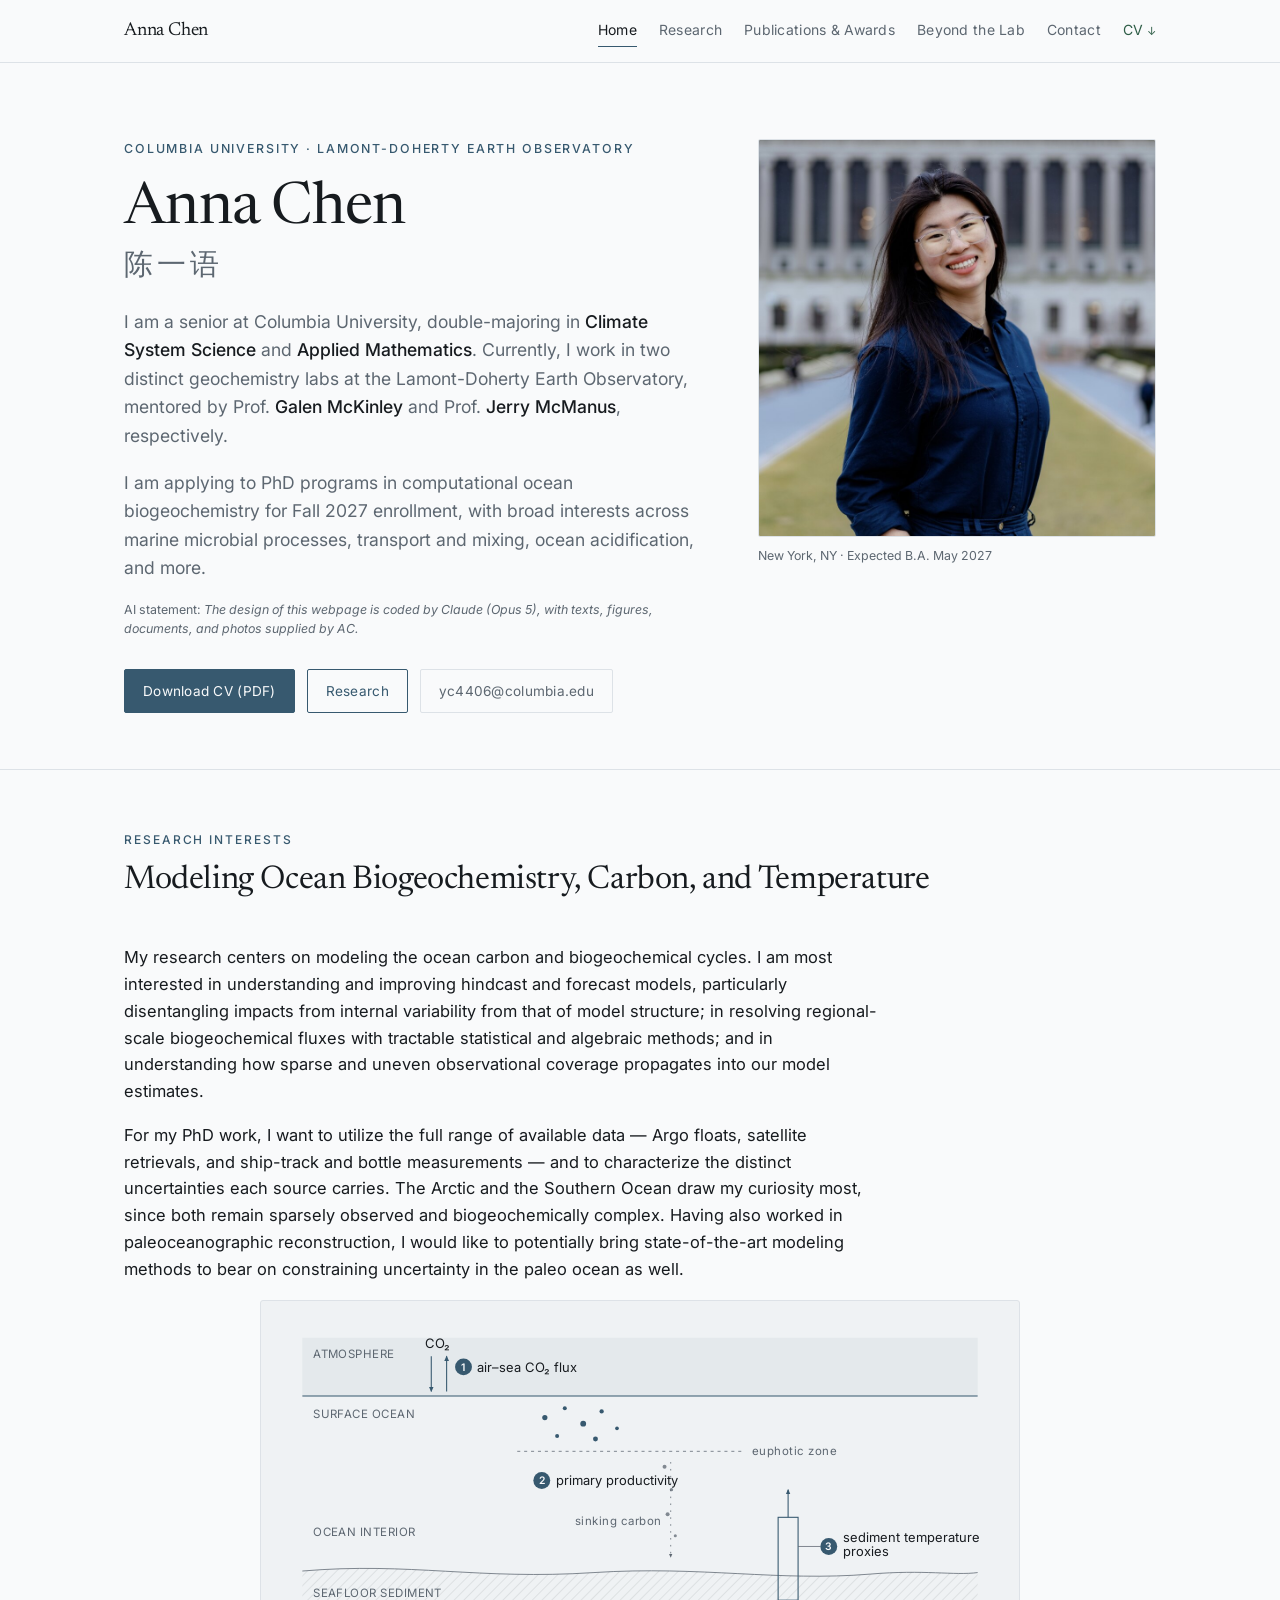
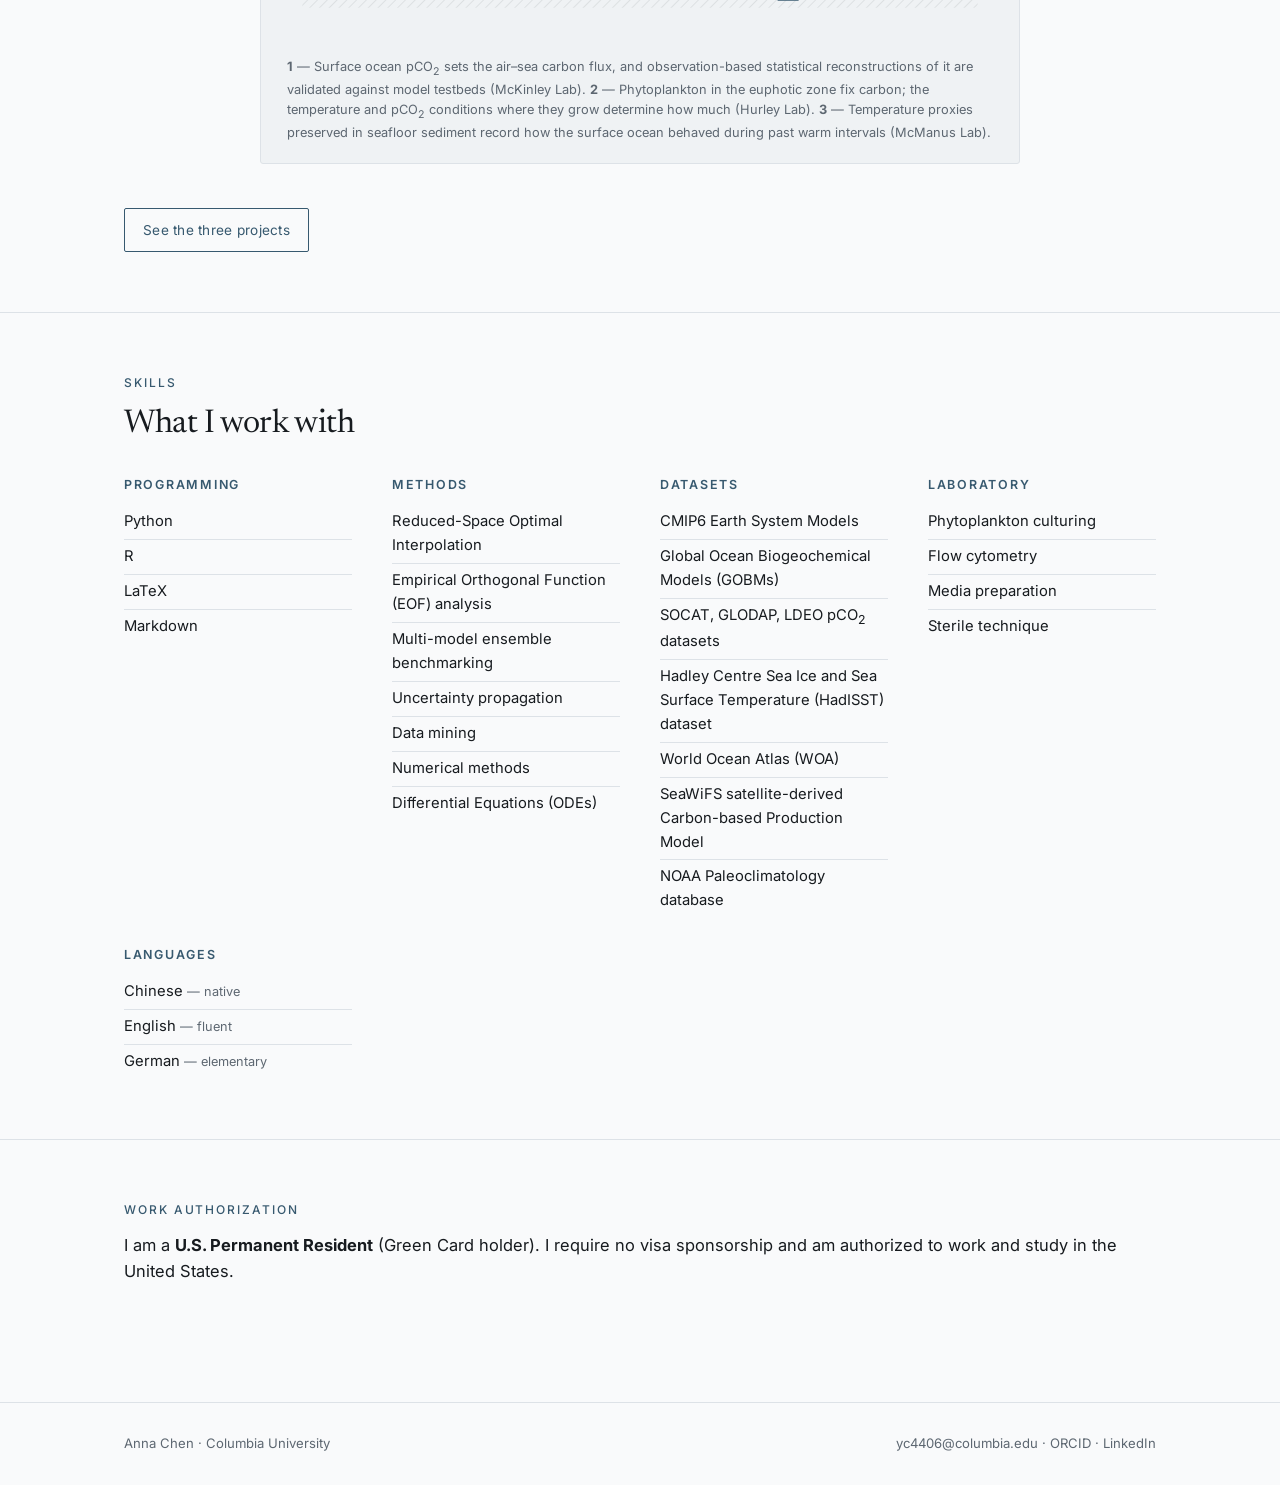
<file: index.html>
<!DOCTYPE html>
<html lang="en" data-palette="lamont">
<head>
<meta charset="utf-8">
<meta name="viewport" content="width=device-width, initial-scale=1">
<title>Anna Chen — Ocean Biogeochemistry &amp; Carbon-Cycle Modeling</title>
<meta name="description" content="Anna Chen is a senior at Columbia University, double-majoring in Climate System Science and Applied Mathematics.">
<meta property="og:title" content="Anna Chen — Ocean Biogeochemistry Modeling">
<meta property="og:description" content="Senior at Columbia University working on surface ocean pCO₂ testbed analyses, paleo sea-surface temperature reconstruction, and marine primary productivity at Lamont-Doherty Earth Observatory.">
<meta property="og:type" content="website">
<link rel="icon" href="data:image/svg+xml,<svg xmlns='http://www.w3.org/2000/svg' viewBox='0 0 32 32'><text y='25' x='4' font-size='24'>🌊</text></svg>">
<link rel="preconnect" href="https://fonts.googleapis.com">
<link rel="preconnect" href="https://fonts.gstatic.com" crossorigin>
<link href="https://fonts.googleapis.com/css2?family=Newsreader:opsz,wght@6..72,300;6..72,400;6..72,500&family=Inter:wght@300;400;500;600&display=swap" rel="stylesheet">
<link rel="stylesheet" href="assets/style.css">
</head>
<body>
<a class="skip" href="#main">Skip to content</a>

<header class="site-header">
  <div class="wrap">
    <a class="wordmark" href="index.html">Anna Chen</a>
    <nav class="nav" aria-label="Main">
      <a href="index.html">Home</a>
      <a href="research.html">Research</a>
      <a href="publications.html">Publications &amp; Awards</a>
      <a href="beyond.html">Beyond the Lab</a>
      <a href="contact.html">Contact</a>
      <a class="cv-link" href="assets/docs/Anna_Chen_CV.pdf">CV</a>
    </nav>
  </div>
</header>

<main id="main">

  <!-- ============ HERO ============ -->
  <div class="wrap hero">
    <div class="hero-grid">
      <div>
        <div class="eyebrow">Columbia University · Lamont-Doherty Earth Observatory</div>
        <h1>Anna Chen<span class="cn">陈一语</span></h1>
        <p class="lede" style="margin-top:24px">
          I am a senior at Columbia University, double-majoring in <strong>Climate System Science</strong> and
          <strong>Applied Mathematics</strong>. Currently, I work in two distinct geochemistry labs at the 
          Lamont-Doherty Earth Observatory, mentored by Prof. 
          <strong>Galen McKinley</strong> and Prof. <strong>Jerry McManus</strong>, respectively.
        </p>
        <p class="lede">
          I am applying to PhD programs in computational ocean biogeochemistry
          for Fall 2027 enrollment, with broad interests across marine microbial processes, transport and mixing, 
          ocean acidification, and more.
        </p>
        <p class="portrait-cap">
        	  AI statement: <em>The design of this webpage is coded by Claude (Opus 5), with texts, figures, documents, and photos supplied by AC.</em>
        </p>
        <div class="btn-row">
          <a class="btn btn-solid" href="assets/docs/Anna_Chen_CV.pdf">Download CV (PDF)</a>
          <a class="btn" href="research.html">Research</a>
          <a class="btn btn-quiet" href="mailto:yc4406@columbia.edu">yc4406@columbia.edu</a>
        </div>
      </div>
      <div>
        <img class="portrait" src="assets/img/anna-portrait.jpg"
             alt="Portrait of Anna Chen on the Columbia University campus" width="900" height="900">
        <p class="portrait-cap">New York, NY · Expected B.A. May 2027</p>
      </div>
    </div>
  </div>

  <!-- ============ RESEARCH INTERESTS ============ -->
  <section class="rule-top">
    <div class="wrap">
      <div class="sec-head">
        <div class="kicker">Research Interests</div>
        <h2>Modeling Ocean Biogeochemistry, Carbon, and Temperature</h2>
      </div>

      <div class="narrow" style="margin-top:44px">
        <p>
          My research centers on modeling the ocean carbon and biogeochemical cycles. I am most
          interested in understanding and improving hindcast and forecast models, particularly disentangling 
          impacts from internal variability from that of model structure; 
          in resolving regional-scale biogeochemical fluxes with
          tractable statistical and algebraic methods; and in understanding how sparse and uneven
          observational coverage propagates into our model estimates.
        </p>
        <p>
          For my PhD work, I want to utilize the full range of available data — Argo floats, satellite retrievals,
          and ship-track and bottle measurements — and to characterize the distinct uncertainties
          each source carries. The Arctic and the Southern Ocean draw my curiosity most, since both
          remain sparsely observed and biogeochemically complex. Having also worked in
          paleoceanographic reconstruction, I would like to potentially bring state-of-the-art modeling methods
          to bear on constraining uncertainty in the paleo ocean as well.
        </p>
      </div>
      
      <div class="diagram-block">
        <svg viewBox="0 0 920 400" role="img"
             aria-label="Schematic cross-section of the ocean carbon system. Air–sea carbon dioxide flux crosses the sea surface; primary productivity occurs in the sunlit euphotic zone and exports sinking carbon to depth; a sediment core recovers temperature proxies from the seafloor.">
          <defs>
            <pattern id="sed" width="9" height="9" patternUnits="userSpaceOnUse" patternTransform="rotate(45)">
              <line x1="0" y1="0" x2="0" y2="9" stroke="currentColor" stroke-width="1" opacity="0.22"/>
            </pattern>
            <marker id="ar" viewBox="0 0 10 10" refX="8" refY="5" markerWidth="5.5" markerHeight="5.5" orient="auto-start-reverse">
              <path d="M0,1 L9,5 L0,9 z" class="svg-fill"/>
            </marker>
            <marker id="ar-soft" viewBox="0 0 10 10" refX="8" refY="5" markerWidth="5.5" markerHeight="5.5" orient="auto-start-reverse">
              <path d="M0,1 L9,5 L0,9 z" class="svg-fill-soft"/>
            </marker>
          </defs>

          <!-- zones -->
          <rect x="20" y="14" width="880" height="76" class="svg-band"/>
          <text x="34" y="40" class="svg-label-sm">ATMOSPHERE</text>
          <line x1="20" y1="90" x2="900" y2="90" class="svg-line"/>
          <text x="34" y="118" class="svg-label-sm">SURFACE OCEAN</text>
          <text x="34" y="272" class="svg-label-sm">OCEAN INTERIOR</text>

          <!-- euphotic zone -->
          <line x1="300" y1="162" x2="596" y2="162" class="svg-line-soft" stroke-dasharray="4 5"/>
          <text x="606" y="167" class="svg-label-sm">euphotic zone</text>

          <!-- seafloor + sediment -->
          <path d="M20,318 C160,306 250,330 400,320 C540,311 640,332 760,322 C830,316 870,324 900,320"
                class="svg-line-soft"/>
          <path d="M20,318 C160,306 250,330 400,320 C540,311 640,332 760,322 C830,316 870,324 900,320 L900,366 L20,366 Z"
                fill="url(#sed)" stroke="none"/>
          <text x="34" y="352" class="svg-label-sm">SEAFLOOR SEDIMENT</text>

          <!-- (1) air–sea CO2 flux -->
          <text x="196" y="28" class="svg-label" text-anchor="middle">CO₂</text>
          <line x1="188" y1="38" x2="188" y2="84" class="svg-line" marker-end="url(#ar)"/>
          <line x1="208" y1="84" x2="208" y2="38" class="svg-line" marker-end="url(#ar)"/>
          <circle cx="230" cy="52" r="11" class="svg-fill"/>
          <text x="230" y="57" class="svg-num" text-anchor="middle">1</text>
          <text x="248" y="58" class="svg-label">air–sea CO₂ flux</text>

          <!-- (2) productivity + biological pump -->
          <g class="svg-fill">
            <circle cx="336" cy="118" r="3.4"/><circle cx="362" cy="106" r="2.6"/>
            <circle cx="386" cy="126" r="3.8"/><circle cx="410" cy="110" r="2.8"/>
            <circle cx="352" cy="142" r="2.6"/><circle cx="402" cy="146" r="3.2"/>
            <circle cx="430" cy="132" r="2.4"/>
          </g>
          <circle cx="332" cy="200" r="11" class="svg-fill"/>
          <text x="332" y="205" class="svg-num" text-anchor="middle">2</text>
          <text x="350" y="206" class="svg-label">primary productivity</text>

          <g class="svg-fill-soft" opacity="0.75">
            <circle cx="492" cy="182" r="2.6"/><circle cx="501" cy="212" r="2.2"/>
            <circle cx="496" cy="244" r="2.6"/><circle cx="506" cy="272" r="2"/>
          </g>
          <line x1="500" y1="176" x2="500" y2="300" class="svg-line-soft" stroke-dasharray="2 7" marker-end="url(#ar-soft)"/>
          <text x="488" y="258" class="svg-label-sm" text-anchor="end">sinking carbon</text>

          <!-- (3) sediment core -->
          <rect x="640" y="248" width="26" height="108" class="svg-line"/>
          <line x1="653" y1="248" x2="653" y2="212" class="svg-line" marker-end="url(#ar)"/>
          <line x1="666" y1="286" x2="695" y2="286" class="svg-line-soft"/>
          <circle cx="706" cy="286" r="11" class="svg-fill"/>
          <text x="706" y="291" class="svg-num" text-anchor="middle">3</text>
          <text x="724" y="280" class="svg-label">sediment temperature<tspan x="724" dy="19">proxies</tspan></text>
        </svg>

        <p class="diagram-cap">
          <b>1</b> — Surface ocean pCO<sub>2</sub> sets the air–sea carbon flux, and observation-based
          statistical reconstructions of it are validated against model testbeds (McKinley Lab).
          <b>2</b> — Phytoplankton in the euphotic zone fix carbon; the temperature and
          pCO<sub>2</sub> conditions where they grow determine how much (Hurley Lab).
          <b>3</b> — Temperature proxies preserved in seafloor sediment record how the surface ocean
          behaved during past warm intervals (McManus Lab).
        </p>
      </div>

      <div class="narrow" style="margin-top:44px">
        <div class="btn-row">
          <a class="btn" href="research.html">See the three projects</a>
        </div>
      </div>
    </div>
  </section>

  <!-- ============ SKILLS ============ -->
  <section class="rule-top">
    <div class="wrap">
      <div class="sec-head">
        <div class="kicker">Skills</div>
        <h2>What I work with</h2>
      </div>
      <div class="skills-grid">
        <div class="skill-col">
          <h3>Programming</h3>
          <ul>
            <li>Python</li>
            <li>R</li>
            <li>LaTeX</li>
            <li>Markdown</li>
          </ul>
        </div>
        <div class="skill-col">
          <h3>Methods</h3>
          <ul>
            <li>Reduced-Space Optimal Interpolation</li>
            <li>Empirical Orthogonal Function (EOF) analysis</li>
            <li>Multi-model ensemble benchmarking</li>
            <li>Uncertainty propagation</li>
            <li>Data mining</li>
            <li>Numerical methods</li>
            <li>Differential Equations (ODEs)</li>
          </ul>
        </div>
        <div class="skill-col">
          <h3>Datasets</h3>
          <ul>
            <li>CMIP6 Earth System Models</li>
            <li>Global Ocean Biogeochemical Models (GOBMs)</li>
            <li>SOCAT, GLODAP, LDEO pCO<sub>2</sub> datasets</li>
            <li>Hadley Centre Sea Ice and Sea Surface Temperature (HadISST) dataset</li>
            <li>World Ocean Atlas (WOA)</li>
            <li>SeaWiFS satellite-derived Carbon-based Production Model</li>
            <li>NOAA Paleoclimatology database</li>
          </ul>
        </div>
        <div class="skill-col">
          <h3>Laboratory</h3>
          <ul>
            <li>Phytoplankton culturing</li>
            <li>Flow cytometry</li>
            <li>Media preparation</li>
            <li>Sterile technique</li>
          </ul>
        </div>
        <div class="skill-col">
          <h3>Languages</h3>
          <ul>
            <li>Chinese <span>— native</span></li>
            <li>English <span>— fluent</span></li>
            <li>German <span>— elementary</span></li>
          </ul>
        </div>
      </div>
    </div>
  </section>

  <!-- ============ WORK AUTHORIZATION ============ -->
  <section class="rule-top">
    <div class="wrap">
      <div class="sec-head" style="margin-bottom:0">
        <div class="kicker">Work authorization</div>
      </div>
      <p>
        I am a <strong>U.S. Permanent Resident</strong> (Green Card holder). I require no visa
        sponsorship and am authorized to work and study in the United States.
      </p>
    </div>
  </section>

</main>

<footer class="site-footer">
  <div class="wrap">
    <div>Anna Chen · Columbia University</div>
    <div>
      <a href="mailto:yc4406@columbia.edu">yc4406@columbia.edu</a> ·
      <a href="https://orcid.org/0009-0008-9717-116X">ORCID</a> ·
      <a href="https://www.linkedin.com/in/anna-yiyu-chen/">LinkedIn</a>
    </div>
  </div>
</footer>

<script src="assets/site.js"></script>
</body>
</html>
</file>
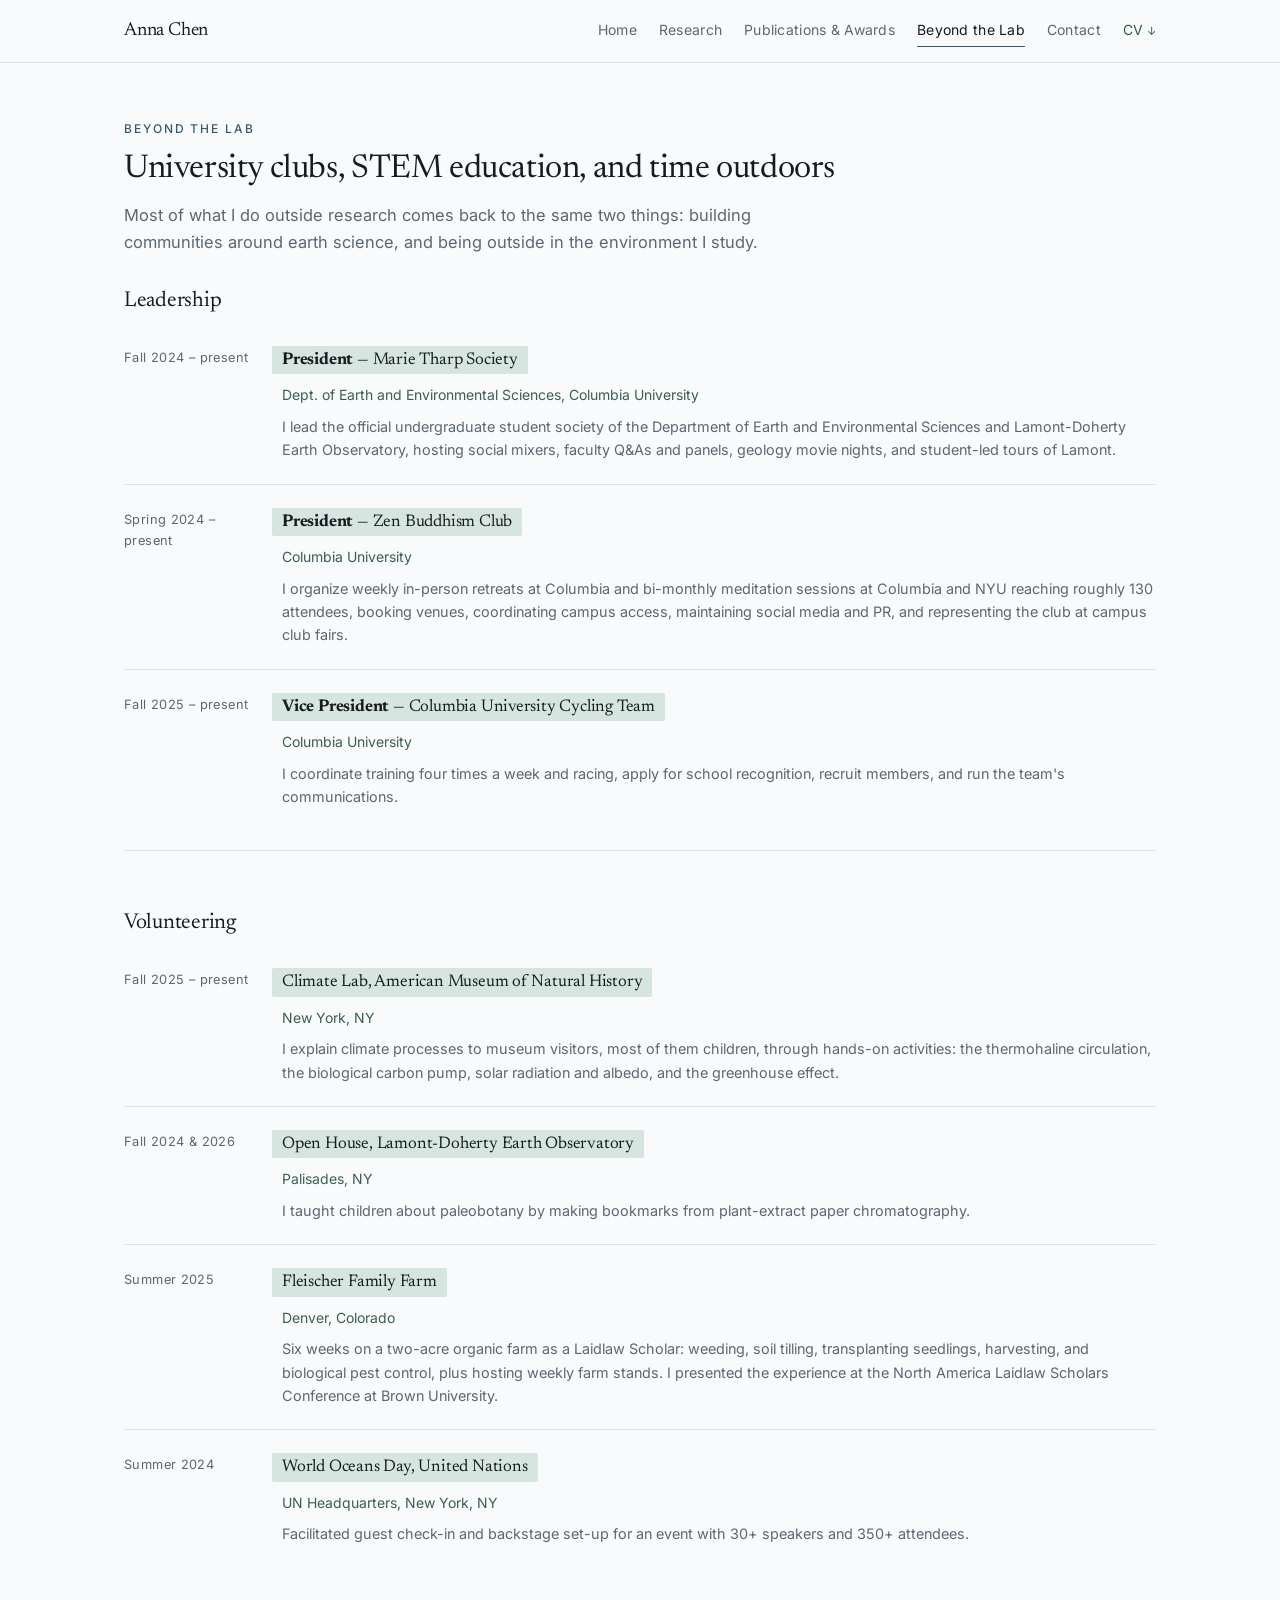
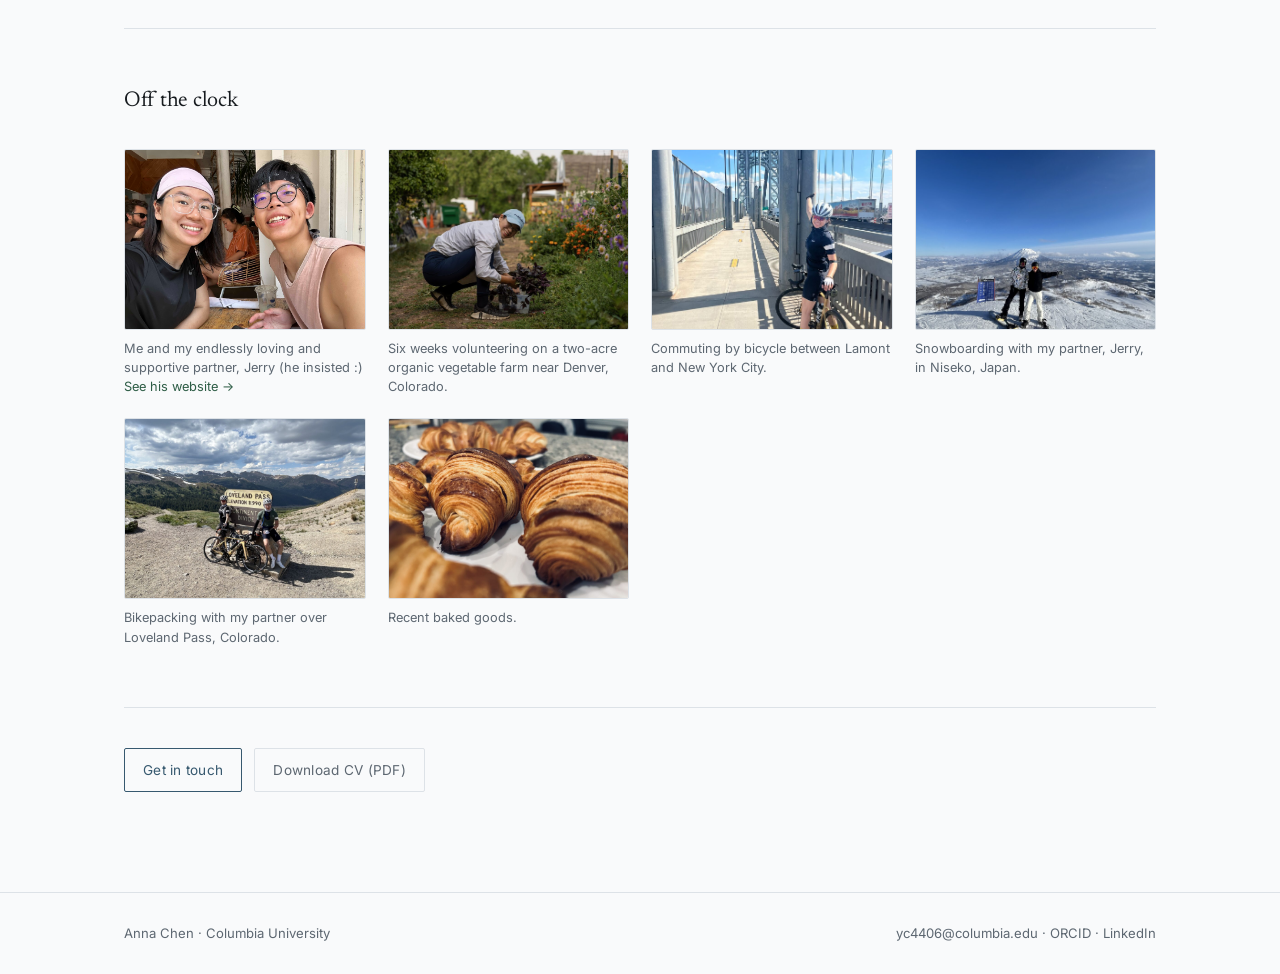
<file: beyond.html>
<!DOCTYPE html>
<html lang="en" data-palette="lamont">
<head>
<meta charset="utf-8">
<meta name="viewport" content="width=device-width, initial-scale=1">
<title>Beyond the Lab — Anna Chen</title>
<meta name="description" content="Leadership and volunteering: Marie Tharp Society, Zen Buddhism Club, Columbia Cycling Team, American Museum of Natural History Climate Lab, and organic farming in Colorado.">
<link rel="icon" href="data:image/svg+xml,<svg xmlns='http://www.w3.org/2000/svg' viewBox='0 0 32 32'><text y='25' x='4' font-size='24'>🌊</text></svg>">
<link rel="preconnect" href="https://fonts.googleapis.com">
<link rel="preconnect" href="https://fonts.gstatic.com" crossorigin>
<link href="https://fonts.googleapis.com/css2?family=Newsreader:opsz,wght@6..72,300;6..72,400;6..72,500&family=Inter:wght@300;400;500;600&display=swap" rel="stylesheet">
<link rel="stylesheet" href="assets/style.css">
</head>
<body>
<a class="skip" href="#main">Skip to content</a>

<header class="site-header">
  <div class="wrap">
    <a class="wordmark" href="index.html">Anna Chen</a>
    <nav class="nav" aria-label="Main">
      <a href="index.html">Home</a>
      <a href="research.html">Research</a>
      <a href="publications.html">Publications &amp; Awards</a>
      <a href="beyond.html">Beyond the Lab</a>
      <a href="contact.html">Contact</a>
      <a class="cv-link" href="assets/docs/Anna_Chen_CV.pdf">CV</a>
    </nav>
  </div>
</header>

<main id="main">
<div class="wrap">

  <div class="sec-head" style="padding-top:56px">
    <div class="kicker">Beyond the lab</div>
    <h2>University clubs, STEM education, and time outdoors</h2>
    <p>
      Most of what I do outside research comes back to the same two things: building communities
      around earth science, and being outside in the environment I study.
    </p>
  </div>

  <!-- ============ LEADERSHIP ============ -->
  <section style="padding-block:0 20px">
    <div class="sec-head" style="margin-bottom:8px">
      <h2 style="font-size:1.35rem">Leadership</h2>
    </div>

    <div class="entry">
      <div class="entry-date">Fall 2024 – present</div>
      <div>
        <h3><strong>President</strong> — Marie Tharp Society</h3>
        <div class="sub">Dept. of Earth and Environmental Sciences, Columbia University</div>
        <p>
          I lead the official undergraduate student society of the Department of Earth and
          Environmental Sciences and Lamont-Doherty Earth Observatory, hosting social mixers,
          faculty Q&amp;As and panels, geology movie nights, and student-led tours of Lamont.
        </p>
      </div>
    </div>

    <div class="entry">
      <div class="entry-date">Spring 2024 – present</div>
      <div>
        <h3><strong>President</strong> — Zen Buddhism Club</h3>
        <div class="sub">Columbia University</div>
        <p>
          I organize weekly in-person retreats at Columbia and bi-monthly meditation sessions at
          Columbia and NYU reaching roughly 130 attendees, booking venues, coordinating campus
          access, maintaining social media and PR, and representing the club at campus club fairs.
        </p>
      </div>
    </div>

    <div class="entry">
      <div class="entry-date">Fall 2025 – present</div>
      <div>
        <h3><strong>Vice President</strong> — Columbia University Cycling Team</h3>
        <div class="sub">Columbia University</div>
        <p>
          I coordinate training four times a week and racing, apply for school recognition, recruit
          members, and run the team's communications.
        </p>
      </div>
    </div>
  </section>

  <!-- ============ VOLUNTEERING ============ -->
  <section class="rule-top">
    <div class="sec-head" style="margin-bottom:8px">
      <h2 style="font-size:1.35rem">Volunteering</h2>
    </div>

    <div class="entry">
      <div class="entry-date">Fall 2025 – present</div>
      <div>
        <h3>Climate Lab, American Museum of Natural History</h3>
        <div class="sub">New York, NY</div>
        <p>
          I explain climate processes to museum visitors, most of them children, through hands-on
          activities: the thermohaline circulation, the biological carbon pump, solar radiation and
          albedo, and the greenhouse effect.
        </p>
      </div>
    </div>

    <div class="entry">
      <div class="entry-date">Fall 2024 &amp; 2026</div>
      <div>
        <h3>Open House, Lamont-Doherty Earth Observatory</h3>
        <div class="sub">Palisades, NY</div>
        <p>
          I taught children about paleobotany by making bookmarks from plant-extract paper
          chromatography.
        </p>
      </div>
    </div>

    <div class="entry">
      <div class="entry-date">Summer 2025</div>
      <div>
        <h3>Fleischer Family Farm</h3>
        <div class="sub">Denver, Colorado</div>
        <p>
          Six weeks on a two-acre organic farm as a Laidlaw Scholar: weeding, soil tilling,
          transplanting seedlings, harvesting, and biological pest control, plus hosting weekly farm
          stands. I presented the experience at the North America Laidlaw Scholars Conference at
          Brown University.
        </p>
      </div>
    </div>

    <div class="entry">
      <div class="entry-date">Summer 2024</div>
      <div>
        <h3>World Oceans Day, United Nations</h3>
        <div class="sub">UN Headquarters, New York, NY</div>
        <p>
          Facilitated guest check-in and backstage set-up for an event with 30+ speakers and 350+
          attendees.
        </p>
      </div>
    </div>
  </section>

  <!-- ============ PHOTOS ============ -->
  <section class="rule-top">
    <div class="sec-head">
      <h2 style="font-size:1.35rem">Off the clock</h2>
    </div>

    <div class="gallery">
      <div class="gal-item"><figure>
        <img src="assets/img/life-jerry.jpg" alt="Anna and her partner, Jerry"
             data-zoom="assets/img/life-jerry.jpg">
        <figcaption>Me and my endlessly loving and supportive partner, Jerry (he insisted :) <a href="https://jerry-haoyu.github.io/">See his website →</a></figcaption>
      </figure></div>

      <div class="gal-item"><figure>
        <img src="assets/img/life-farm.jpg" alt="Anna transplanting seedlings on an organic vegetable farm in Colorado"
             data-zoom="assets/img/life-farm.jpg">
        <figcaption>Six weeks volunteering on a two-acre organic vegetable farm near Denver, Colorado.</figcaption>
      </figure></div>

      <div class="gal-item"><figure>
        <img src="assets/img/life-cycling.jpg" alt="Anna with her bicycle on the George Washington Bridge"
             data-zoom="assets/img/life-cycling.jpg">
        <figcaption>Commuting by bicycle between Lamont and New York City.</figcaption>
      </figure></div>

      <div class="gal-item"><figure>
        <img src="assets/img/life-snowboard.jpg" alt="Anna and her partner snowboarding in Niseko, Japan"
             data-zoom="assets/img/life-snowboard.jpg">
        <figcaption>Snowboarding with my partner, Jerry, in Niseko, Japan.
        </figcaption>
      </figure></div>

      <div class="gal-item"><figure>
        <img src="assets/img/life-bikepacking.jpg" alt="Anna and her partner with loaded bicycles at Loveland Pass, Colorado"
             data-zoom="assets/img/life-bikepacking.jpg">
        <figcaption>Bikepacking with my partner over Loveland Pass, Colorado.</figcaption>
      </figure></div>

      <div class="gal-item"><figure>
        <img src="assets/img/life-baking.jpg" alt="A tray of freshly baked croissants"
             data-zoom="assets/img/life-baking.jpg">
        <figcaption>Recent baked goods.</figcaption>
      </figure></div>
    </div>
  </section>

  <div style="padding-block:10px 60px" class="rule-top">
    <div class="btn-row">
      <a class="btn" href="contact.html">Get in touch</a>
      <a class="btn btn-quiet" href="assets/docs/Anna_Chen_CV.pdf">Download CV (PDF)</a>
    </div>
  </div>

</div>
</main>

<footer class="site-footer">
  <div class="wrap">
    <div>Anna Chen · Columbia University</div>
    <div>
      <a href="mailto:yc4406@columbia.edu">yc4406@columbia.edu</a> ·
      <a href="https://orcid.org/0009-0008-9717-116X">ORCID</a> ·
      <a href="https://www.linkedin.com/in/anna-yiyu-chen/">LinkedIn</a>
    </div>
  </div>
</footer>

<script src="assets/site.js"></script>
</body>
</html>
</file>
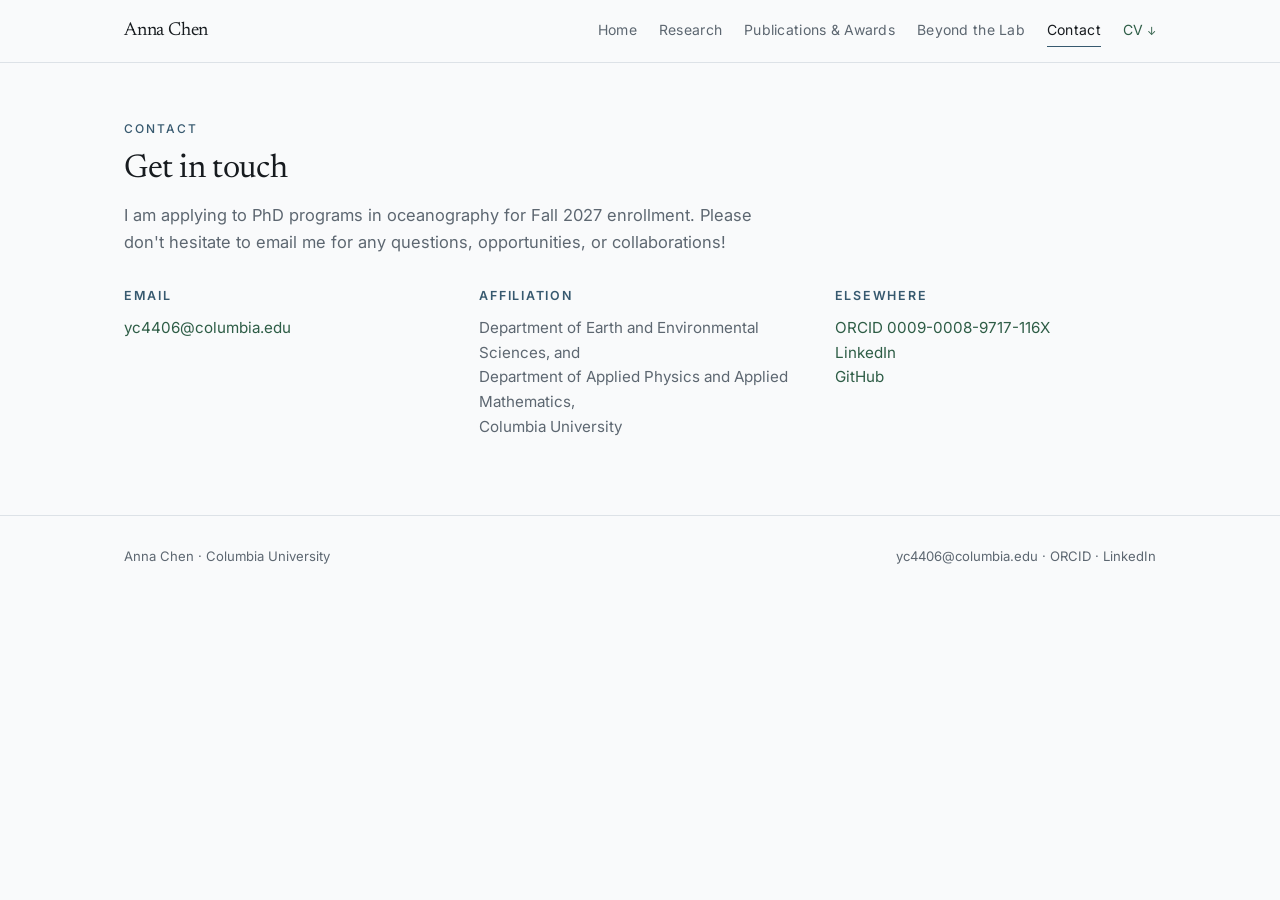
<file: contact.html>
<!DOCTYPE html>
<html lang="en" data-palette="lamont">
<head>
<meta charset="utf-8">
<meta name="viewport" content="width=device-width, initial-scale=1">
<title>Contact — Anna Chen</title>
<meta name="description" content="Contact Anna Chen — Columbia University, Department of Earth and Environmental Sciences and Lamont-Doherty Earth Observatory.">
<link rel="icon" href="data:image/svg+xml,<svg xmlns='http://www.w3.org/2000/svg' viewBox='0 0 32 32'><text y='25' x='4' font-size='24'>🌊</text></svg>">
<link rel="preconnect" href="https://fonts.googleapis.com">
<link rel="preconnect" href="https://fonts.gstatic.com" crossorigin>
<link href="https://fonts.googleapis.com/css2?family=Newsreader:opsz,wght@6..72,300;6..72,400;6..72,500&family=Inter:wght@300;400;500;600&display=swap" rel="stylesheet">
<link rel="stylesheet" href="assets/style.css">
</head>
<body>
<a class="skip" href="#main">Skip to content</a>

<header class="site-header">
  <div class="wrap">
    <a class="wordmark" href="index.html">Anna Chen</a>
    <nav class="nav" aria-label="Main">
      <a href="index.html">Home</a>
      <a href="research.html">Research</a>
      <a href="publications.html">Publications &amp; Awards</a>
      <a href="beyond.html">Beyond the Lab</a>
      <a href="contact.html">Contact</a>
      <a class="cv-link" href="assets/docs/Anna_Chen_CV.pdf">CV</a>
    </nav>
  </div>
</header>

<main id="main">
<div class="wrap">

  <div class="sec-head" style="padding-top:56px">
    <div class="kicker">Contact</div>
    <h2>Get in touch</h2>
    <p>
      I am applying to PhD programs in oceanography for Fall 2027 enrollment. 
      Please don't hesitate to email me for any questions, opportunities, or collaborations!
    </p>
  </div>

  <section style="padding-block:0 20px">
    <div class="contact-grid">
      <div class="contact-block">
        <h3>Email</h3>
        <p>
          <a href="mailto:yc4406@columbia.edu">yc4406@columbia.edu</a>
        </p>
      </div>

      <div class="contact-block">
        <h3>Affiliation</h3>
        <p>
          Department of Earth and Environmental Sciences, and <br>
          Department of Applied Physics and Applied Mathematics, <br>
          Columbia University<br>
        </p>
      </div>

      <div class="contact-block">
        <h3>Elsewhere</h3>
        <p>
          <a href="https://orcid.org/0009-0008-9717-116X">ORCID 0009-0008-9717-116X</a><br>
          <a href="https://www.linkedin.com/in/anna-yiyu-chen/">LinkedIn</a><br>
          <a href="https://github.com/AnnaChen04">GitHub</a>
        </p>
      </div>
      
  </section>

</div>
</main>

<footer class="site-footer">
  <div class="wrap">
    <div>Anna Chen · Columbia University</div>
    <div>
      <a href="mailto:yc4406@columbia.edu">yc4406@columbia.edu</a> ·
      <a href="https://orcid.org/0009-0008-9717-116X">ORCID</a> ·
      <a href="https://www.linkedin.com/in/anna-yiyu-chen/">LinkedIn</a>
    </div>
  </div>
</footer>

<script src="assets/site.js"></script>
</body>
</html>
</file>
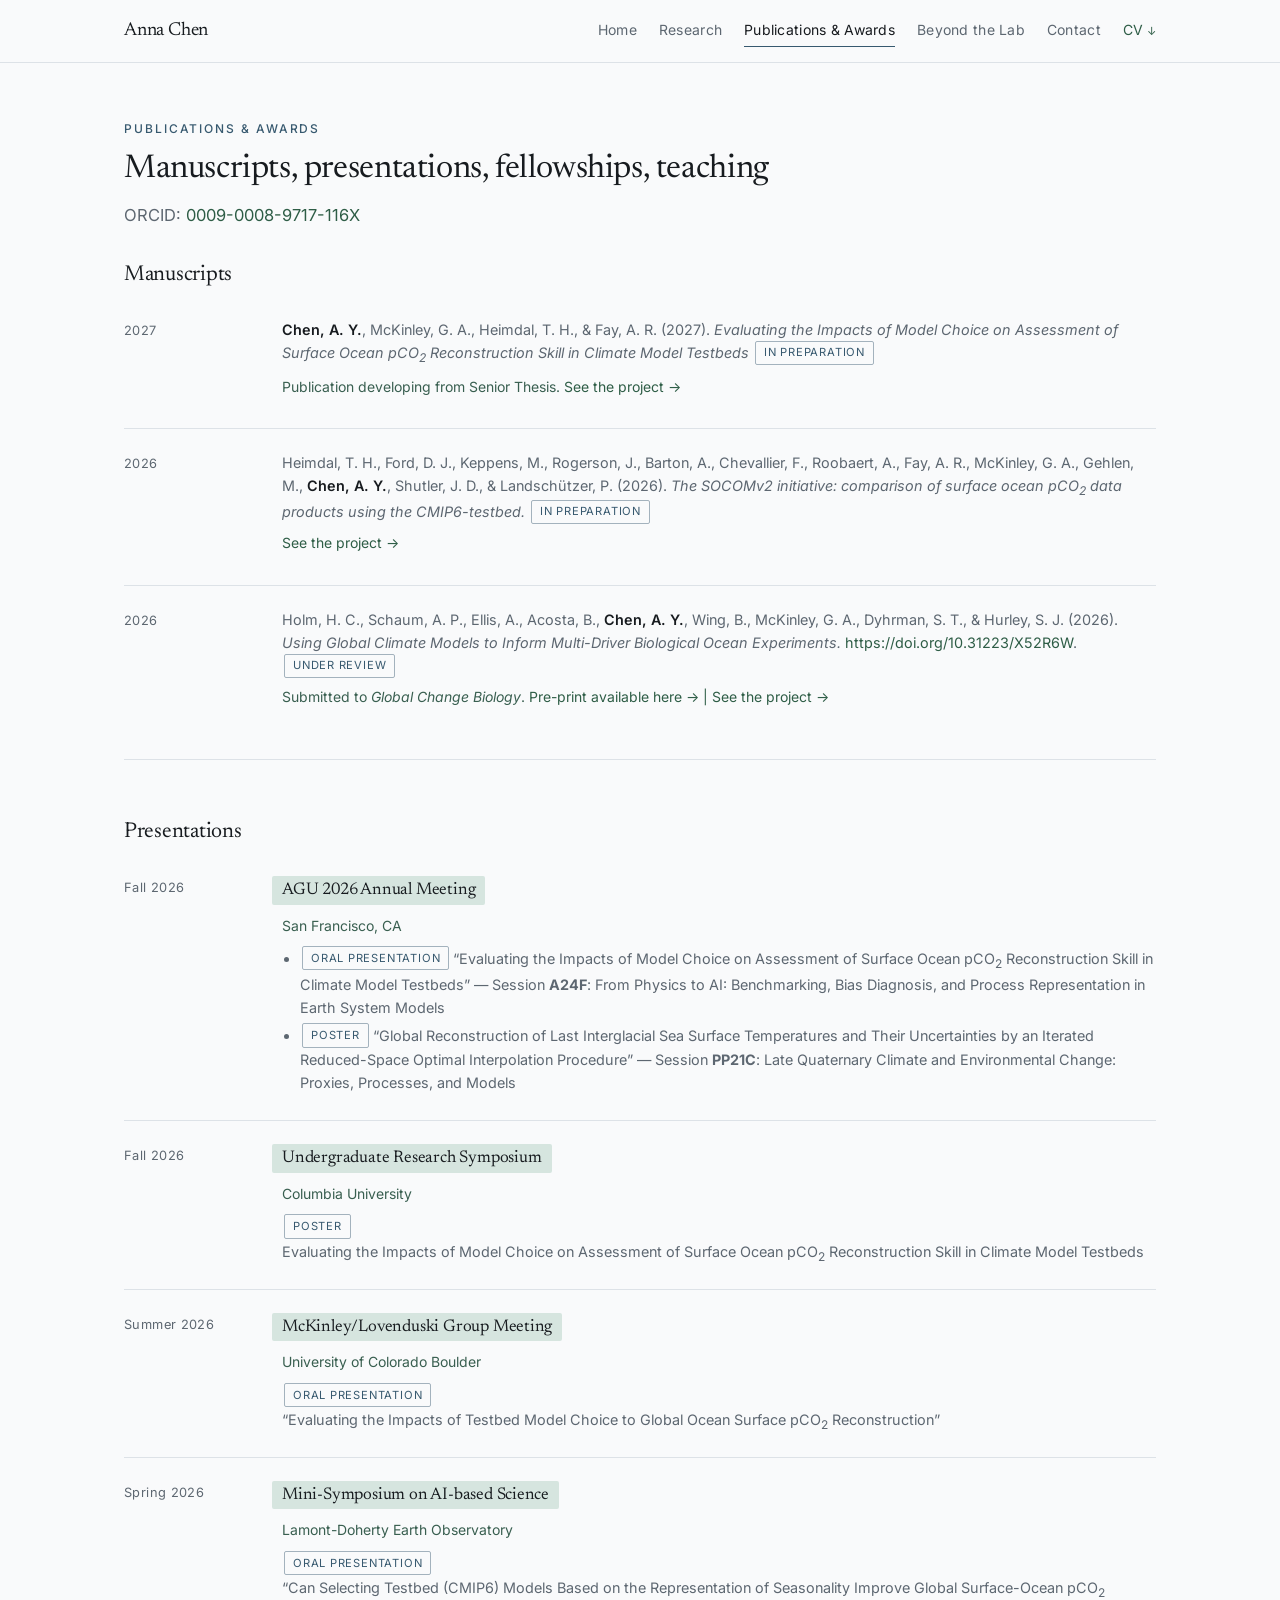
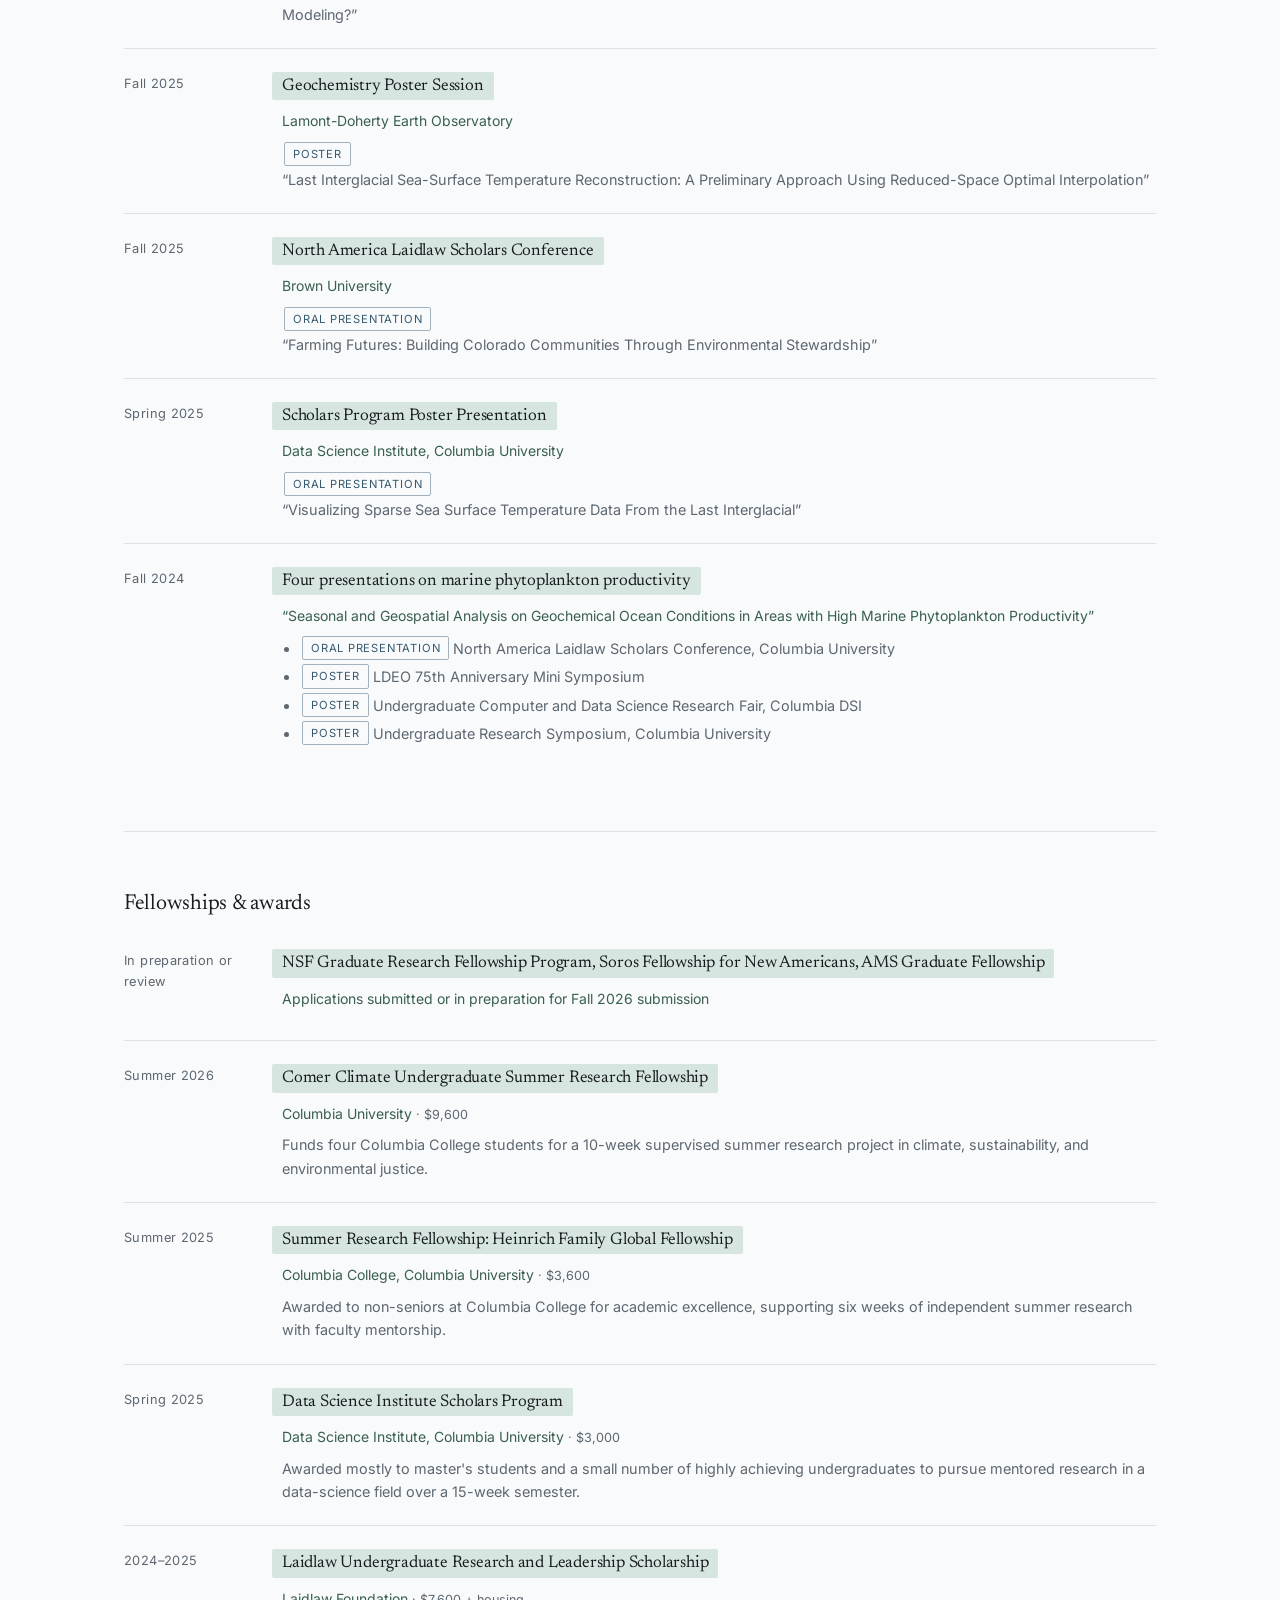
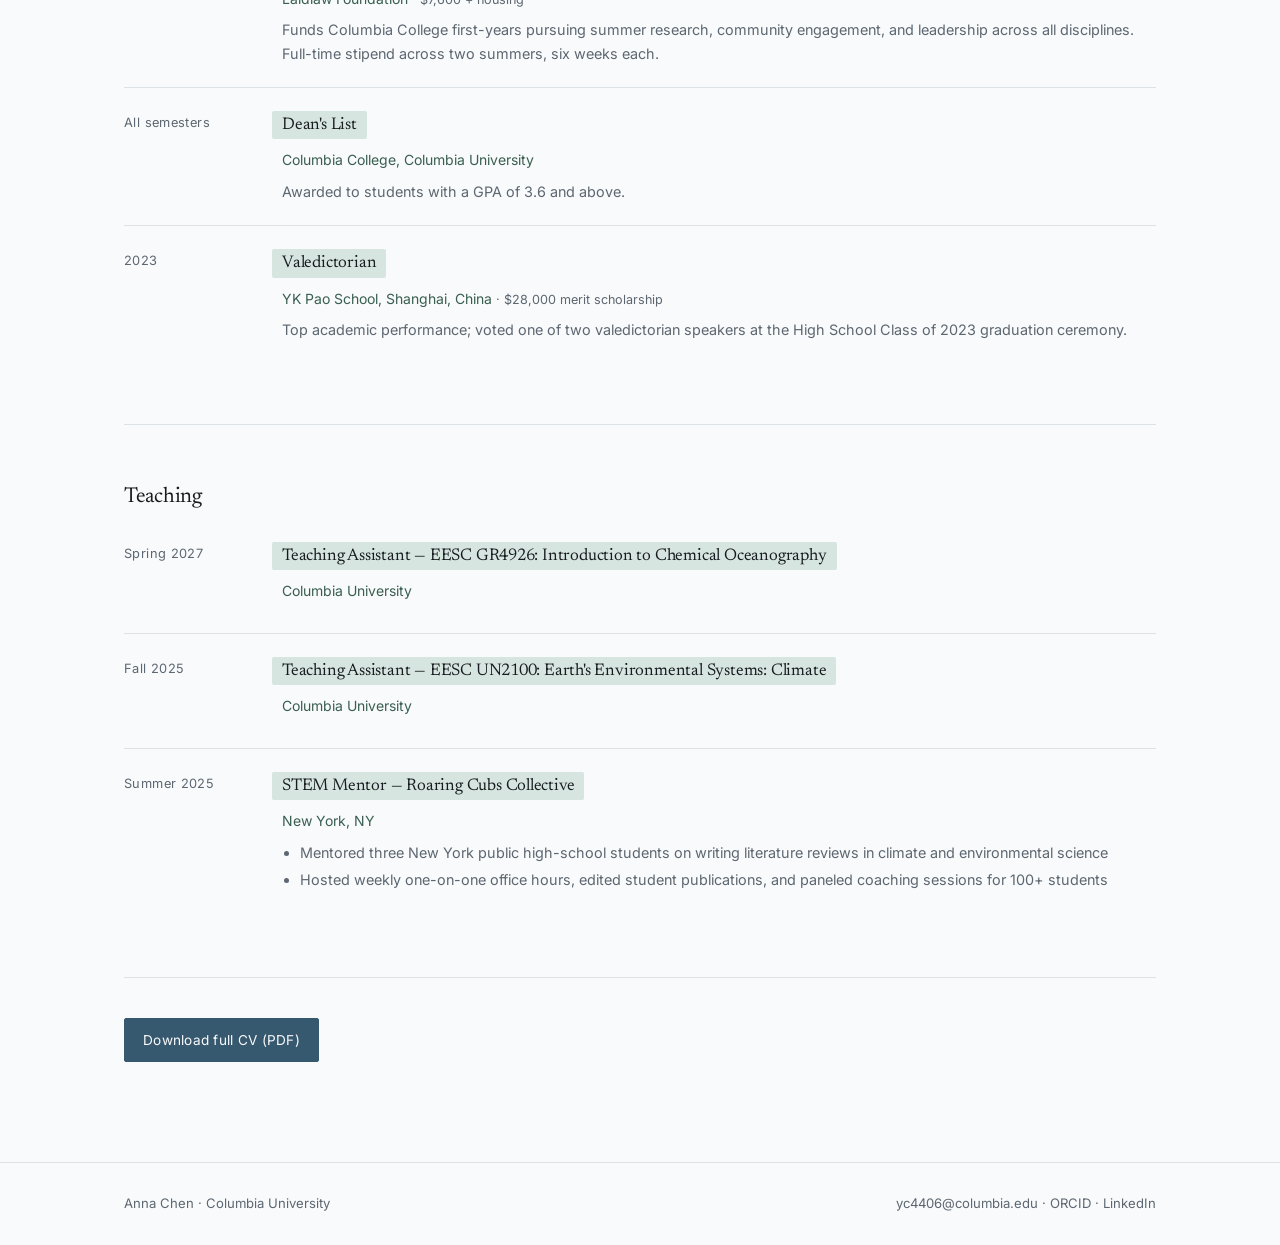
<file: publications.html>
<!DOCTYPE html>
<html lang="en" data-palette="lamont">
<head>
<meta charset="utf-8">
<meta name="viewport" content="width=device-width, initial-scale=1">
<title>Publications &amp; Awards — Anna Chen</title>
<meta name="description" content="Manuscripts in preparation, conference presentations, fellowships, awards, and teaching experience of Anna Chen, Columbia University.">
<link rel="icon" href="data:image/svg+xml,<svg xmlns='http://www.w3.org/2000/svg' viewBox='0 0 32 32'><text y='25' x='4' font-size='24'>🌊</text></svg>">
<link rel="preconnect" href="https://fonts.googleapis.com">
<link rel="preconnect" href="https://fonts.gstatic.com" crossorigin>
<link href="https://fonts.googleapis.com/css2?family=Newsreader:opsz,wght@6..72,300;6..72,400;6..72,500&family=Inter:wght@300;400;500;600&display=swap" rel="stylesheet">
<link rel="stylesheet" href="assets/style.css">
</head>
<body>
<a class="skip" href="#main">Skip to content</a>

<header class="site-header">
  <div class="wrap">
    <a class="wordmark" href="index.html">Anna Chen</a>
    <nav class="nav" aria-label="Main">
      <a href="index.html">Home</a>
      <a href="research.html">Research</a>
      <a href="publications.html">Publications &amp; Awards</a>
      <a href="beyond.html">Beyond the Lab</a>
      <a href="contact.html">Contact</a>
      <a class="cv-link" href="assets/docs/Anna_Chen_CV.pdf">CV</a>
    </nav>
  </div>
</header>

<main id="main">
<div class="wrap">

  <div class="sec-head" style="padding-top:56px">
    <div class="kicker">Publications &amp; Awards</div>
    <h2>Manuscripts, presentations, fellowships, teaching</h2>
    <p>
      ORCID: <a href="https://orcid.org/0009-0008-9717-116X">0009-0008-9717-116X</a>
    </p>
  </div>

  <!-- ============ MANUSCRIPTS ============ -->
  <section style="padding-block:0 20px">
    <div class="sec-head" style="margin-bottom:8px">
      <h2 style="font-size:1.35rem">Manuscripts</h2>
    </div>

    <div class="entry">
      <div class="entry-date">2027</div>
      <div>
        <p class="citation">
          <b>Chen, A. Y.</b>, McKinley, G. A., Heimdal, T. H., &amp; Fay, A. R. (2027).
          <em>Evaluating the Impacts of Model Choice on Assessment of Surface Ocean pCO<sub>2</sub> Reconstruction Skill in Climate Model Testbeds</em>
          <span class="status">In preparation</span>
        </p>
        <p class="sub" style="margin-top:8px">
          Publication developing from Senior Thesis. 
          <a href="research.html#pco2-testbeds">See the project →</a>
        </p>
      </div>
    </div>

    <div class="entry">
      <div class="entry-date">2026</div>
      <div>
        <p class="citation">
          Heimdal, T. H., Ford, D. J., Keppens, M., Rogerson, J., Barton, A., Chevallier, F.,
          Roobaert, A., Fay, A. R., McKinley, G. A., Gehlen, M., <b>Chen, A. Y.</b>, Shutler, J. D.,
          &amp; Landschützer, P. (2026). <em>The SOCOMv2 initiative: comparison of surface ocean
          pCO<sub>2</sub> data products using the CMIP6-testbed.</em>
          <span class="status">In preparation</span>
          </p>
          <p class="sub" style="margin-top:8px">
          <a href="research.html#pco2-testbeds">See the project →</a>
        </p>
      </div>
    </div>

    <div class="entry">
      <div class="entry-date">2026</div>
      <div>
        <p class="citation">
          Holm, H. C., Schaum, A. P., Ellis, A., Acosta, B., <b>Chen, A. Y.</b>, Wing, B.,
          McKinley, G. A., Dyhrman, S. T., &amp; Hurley, S. J. (2026). 
          <em>Using Global Climate Models to Inform Multi-Driver Biological Ocean Experiments.</em>
          <a href="https://doi.org/10.31223/X52R6W">https://doi.org/10.31223/X52R6W</a>.
          <span class="status">Under review</span>
        </p>
        <p class="sub" style="margin-top:8px">
          Submitted to <em>Global Change Biology</em>. 
          <a href="https://eartharxiv.org/repository/view/15546/">Pre-print available here → | </a>
          <a href="research.html#phytoplankton-npp">See the project →</a>
        </p>
      </div>
    </div>
  </section>

  <!-- ============ PRESENTATIONS ============ -->
  <section class="rule-top">
    <div class="sec-head" style="margin-bottom:8px">
      <h2 style="font-size:1.35rem">Presentations</h2>
    </div>

    <div class="entry">
      <div class="entry-date">Fall 2026</div>
      <div>
        <h3>AGU 2026 Annual Meeting</h3>
        <div class="sub">San Francisco, CA</div>
        <ul>
          <li>
            <span class="status">Oral Presentation</span>
            “Evaluating the Impacts of Model Choice on Assessment of Surface Ocean pCO<sub>2</sub>
            Reconstruction Skill in Climate Model Testbeds” —
            Session <strong>A24F</strong>: From Physics to AI: Benchmarking, Bias Diagnosis, and
            Process Representation in Earth System Models
          </li>
          <li>
          <span class="status">Poster</span>
            “Global Reconstruction of Last Interglacial Sea Surface Temperatures and Their
            Uncertainties by an Iterated Reduced-Space Optimal Interpolation Procedure” —
            Session <strong>PP21C</strong>: Late Quaternary Climate and Environmental Change:
            Proxies, Processes, and Models
          </li>
        </ul>
      </div>
    </div>

    <div class="entry">
      <div class="entry-date">Fall 2026</div>
      <div>
        <h3>Undergraduate Research Symposium</h3>
        <div class="sub">Columbia University</div>
        <span class="status">Poster</span>
        <p>Evaluating the Impacts of Model Choice on Assessment of Surface Ocean pCO<sub>2</sub>
           Reconstruction Skill in Climate Model Testbeds</p>
      </div>
    </div>

    <div class="entry">
      <div class="entry-date">Summer 2026</div>
      <div>
        <h3>McKinley/Lovenduski Group Meeting</h3>
        <div class="sub">University of Colorado Boulder</div>
        <span class="status">Oral Presentation</span>
        <p>“Evaluating the Impacts of Testbed Model Choice to Global Ocean Surface pCO<sub>2</sub>
           Reconstruction”</p>
      </div>
    </div>

    <div class="entry">
      <div class="entry-date">Spring 2026</div>
      <div>
        <h3>Mini-Symposium on AI-based Science</h3>
        <div class="sub">Lamont-Doherty Earth Observatory</div>
        <span class="status">Oral Presentation</span>
        <p>“Can Selecting Testbed (CMIP6) Models Based on the Representation of Seasonality Improve
           Global Surface-Ocean pCO<sub>2</sub> Modeling?”</p>
      </div>
    </div>

    <div class="entry">
      <div class="entry-date">Fall 2025</div>
      <div>
        <h3>Geochemistry Poster Session</h3>
        <div class="sub">Lamont-Doherty Earth Observatory</div>
        <span class="status">Poster</span>
        <p>“Last Interglacial Sea-Surface Temperature Reconstruction: A Preliminary Approach Using
           Reduced-Space Optimal Interpolation”</p>
      </div>
    </div>

    <div class="entry">
      <div class="entry-date">Fall 2025</div>
      <div>
        <h3>North America Laidlaw Scholars Conference</h3>
        <div class="sub">Brown University</div>
        <span class="status">Oral Presentation</span>
        <p>“Farming Futures: Building Colorado Communities Through Environmental Stewardship”</p>
      </div>
    </div>

    <div class="entry">
      <div class="entry-date">Spring 2025</div>
      <div>
        <h3>Scholars Program Poster Presentation</h3>
        <div class="sub">Data Science Institute, Columbia University</div>
        <span class="status">Oral Presentation</span>
        <p>“Visualizing Sparse Sea Surface Temperature Data From the Last Interglacial”</p>
      </div>
    </div>

    <div class="entry">
      <div class="entry-date">Fall 2024</div>
      <div>
        <h3>Four presentations on marine phytoplankton productivity</h3>
        <div class="sub">
          “Seasonal and Geospatial Analysis on Geochemical Ocean Conditions in Areas with High
          Marine Phytoplankton Productivity”
        </div>
        <ul>
          <li><span class="status">Oral Presentation</span> North America Laidlaw Scholars Conference, Columbia University</li>
          <li><span class="status">Poster</span> LDEO 75th Anniversary Mini Symposium</li>
          <li><span class="status">Poster</span> Undergraduate Computer and Data Science Research Fair, Columbia DSI</li>
          <li><span class="status">Poster</span> Undergraduate Research Symposium, Columbia University</li>
        </ul>
      </div>
    </div>
  </section>

  <!-- ============ FELLOWSHIPS & AWARDS ============ -->
  <section class="rule-top">
    <div class="sec-head" style="margin-bottom:8px">
      <h2 style="font-size:1.35rem">Fellowships &amp; awards</h2>
    </div>
    
    <div class="entry">
      <div class="entry-date">In preparation or review</div>
      <div>
        <h3>NSF Graduate Research Fellowship Program, Soros Fellowship for New Americans, AMS Graduate Fellowship</h3>
        <div class="sub">Applications submitted or in preparation for Fall 2026 submission</div>
      </div>
    </div>
    
    <div class="entry">
      <div class="entry-date">Summer 2026</div>
      <div>
        <h3>Comer Climate Undergraduate Summer Research Fellowship</h3>
        <div class="sub">Columbia University <span class="amount">· $9,600</span></div>
        <p>Funds four Columbia College students for a 10-week supervised summer research project in
           climate, sustainability, and environmental justice.</p>
      </div>
    </div>

    <div class="entry">
      <div class="entry-date">Summer 2025</div>
      <div>
        <h3>Summer Research Fellowship: Heinrich Family Global Fellowship</h3>
        <div class="sub">Columbia College, Columbia University <span class="amount">· $3,600</span></div>
        <p>Awarded to non-seniors at Columbia College for academic excellence, supporting six weeks
           of independent summer research with faculty mentorship.</p>
      </div>
    </div>

    <div class="entry">
      <div class="entry-date">Spring 2025</div>
      <div>
        <h3>Data Science Institute Scholars Program</h3>
        <div class="sub">Data Science Institute, Columbia University <span class="amount">· $3,000</span></div>
        <p>Awarded mostly to master's students and a small number of highly achieving undergraduates
           to pursue mentored research in a data-science field over a 15-week semester.</p>
      </div>
    </div>

    <div class="entry">
      <div class="entry-date">2024–2025</div>
      <div>
        <h3>Laidlaw Undergraduate Research and Leadership Scholarship</h3>
        <div class="sub">Laidlaw Foundation <span class="amount">· $7,600 + housing</span></div>
        <p>Funds Columbia College first-years pursuing summer research, community engagement, and
           leadership across all disciplines. Full-time stipend across two summers, six weeks each.</p>
      </div>
    </div>

    <div class="entry">
      <div class="entry-date">All semesters</div>
      <div>
        <h3>Dean's List</h3>
        <div class="sub">Columbia College, Columbia University</div>
        <p>Awarded to students with a GPA of 3.6 and above.</p>
      </div>
    </div>

    <div class="entry">
      <div class="entry-date">2023</div>
      <div>
        <h3>Valedictorian</h3>
        <div class="sub">YK Pao School, Shanghai, China <span class="amount">· $28,000 merit scholarship</span></div>
        <p>Top academic performance; voted one of two valedictorian speakers at the High School Class
           of 2023 graduation ceremony.</p>
      </div>
    </div>

  </section>

  <!-- ============ TEACHING ============ -->
  <section class="rule-top">
    <div class="sec-head" style="margin-bottom:8px">
      <h2 style="font-size:1.35rem">Teaching</h2>
    </div>

    <div class="entry">
      <div class="entry-date">Spring 2027</div>
      <div>
        <h3>Teaching Assistant — EESC GR4926: Introduction to Chemical Oceanography</h3>
        <div class="sub">Columbia University</div>
      </div>
    </div>

    <div class="entry">
      <div class="entry-date">Fall 2025</div>
      <div>
        <h3>Teaching Assistant — EESC UN2100: Earth's Environmental Systems: Climate</h3>
        <div class="sub">Columbia University</div>
      </div>
    </div>

    <div class="entry">
      <div class="entry-date">Summer 2025</div>
      <div>
        <h3>STEM Mentor — Roaring Cubs Collective</h3>
        <div class="sub">New York, NY</div>
        <ul>
          <li>Mentored three New York public high-school students on writing literature reviews in
              climate and environmental science</li>
          <li>Hosted weekly one-on-one office hours, edited student publications, and paneled
              coaching sessions for 100+ students</li>
        </ul>
      </div>
    </div>
  </section>

  <div style="padding-block:10px 60px" class="rule-top">
    <div class="btn-row">
      <a class="btn btn-solid" href="assets/docs/Anna_Chen_CV.pdf">Download full CV (PDF)</a>
    </div>
  </div>

</div>
</main>

<footer class="site-footer">
  <div class="wrap">
    <div>Anna Chen · Columbia University</div>
    <div>
      <a href="mailto:yc4406@columbia.edu">yc4406@columbia.edu</a> ·
      <a href="https://orcid.org/0009-0008-9717-116X">ORCID</a> ·
      <a href="https://www.linkedin.com/in/anna-yiyu-chen/">LinkedIn</a>
    </div>
  </div>
</footer>

<script src="assets/site.js"></script>
</body>
</html>
</file>
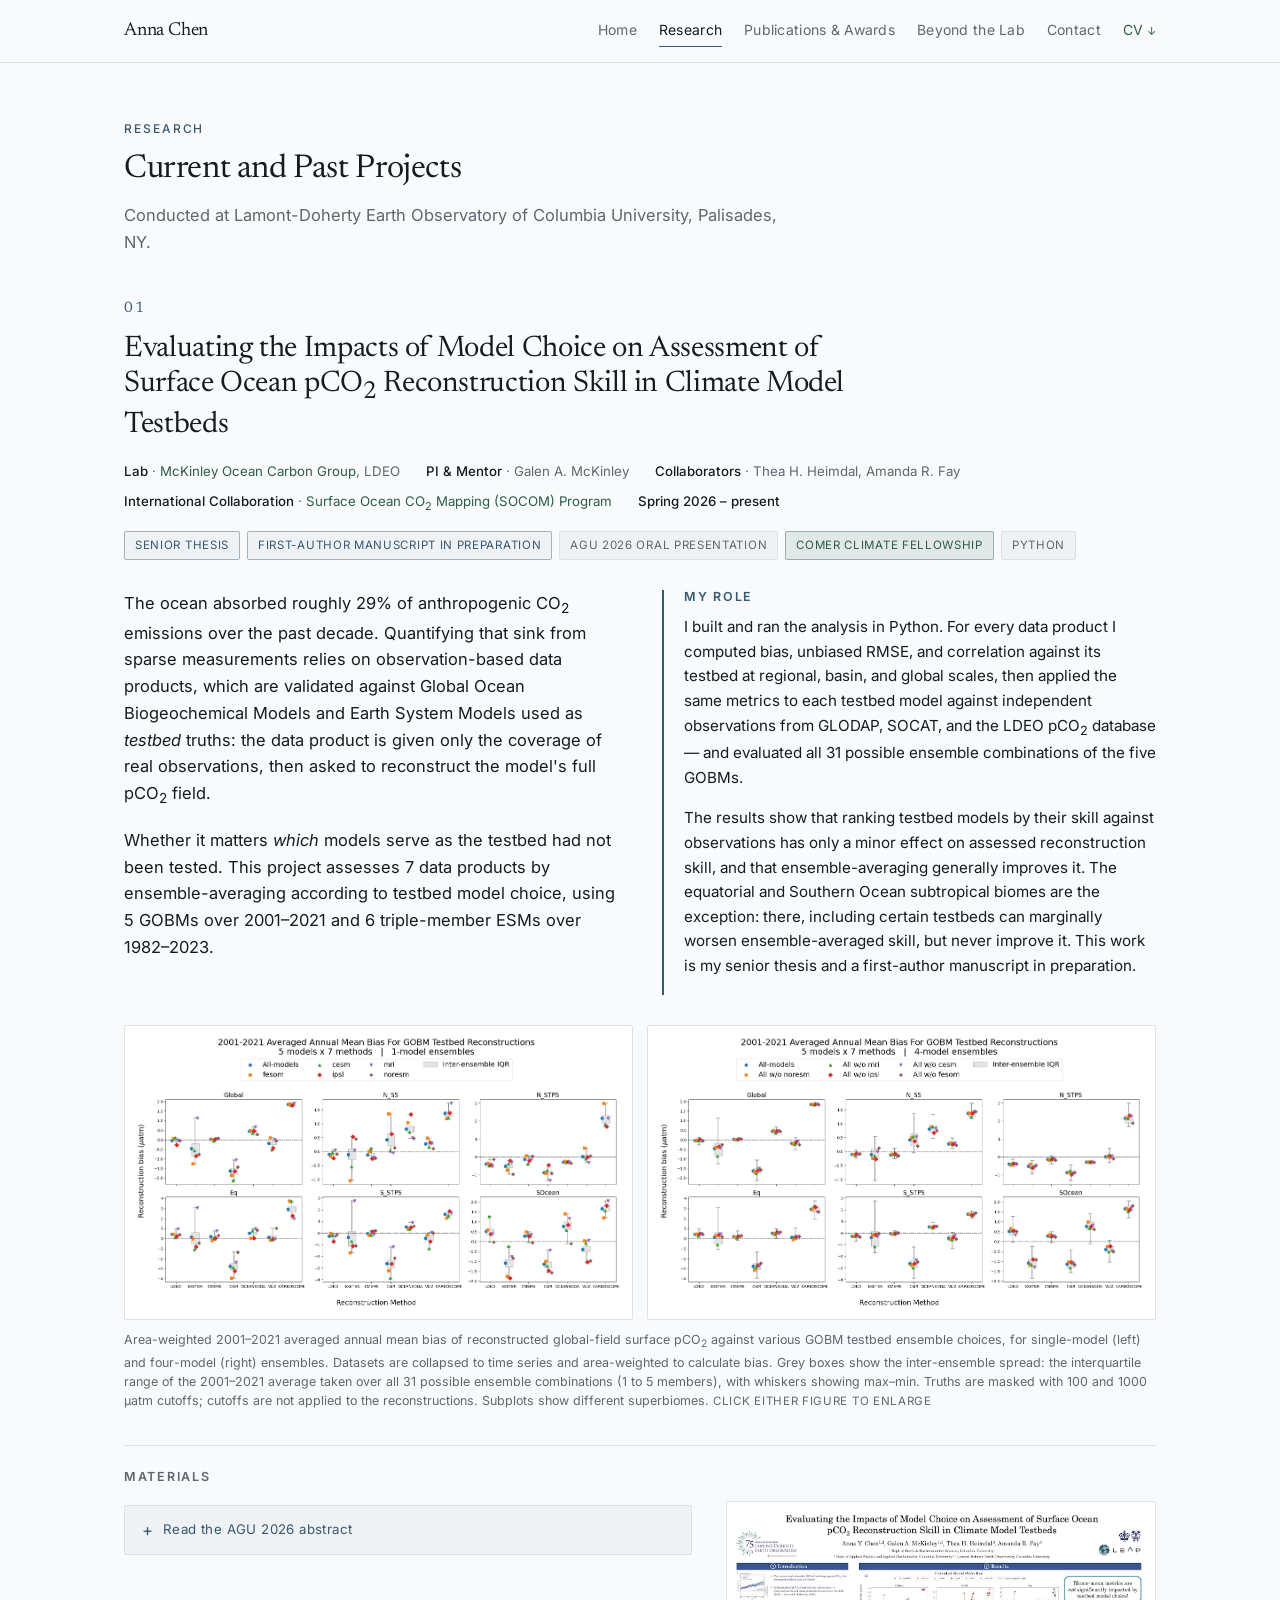
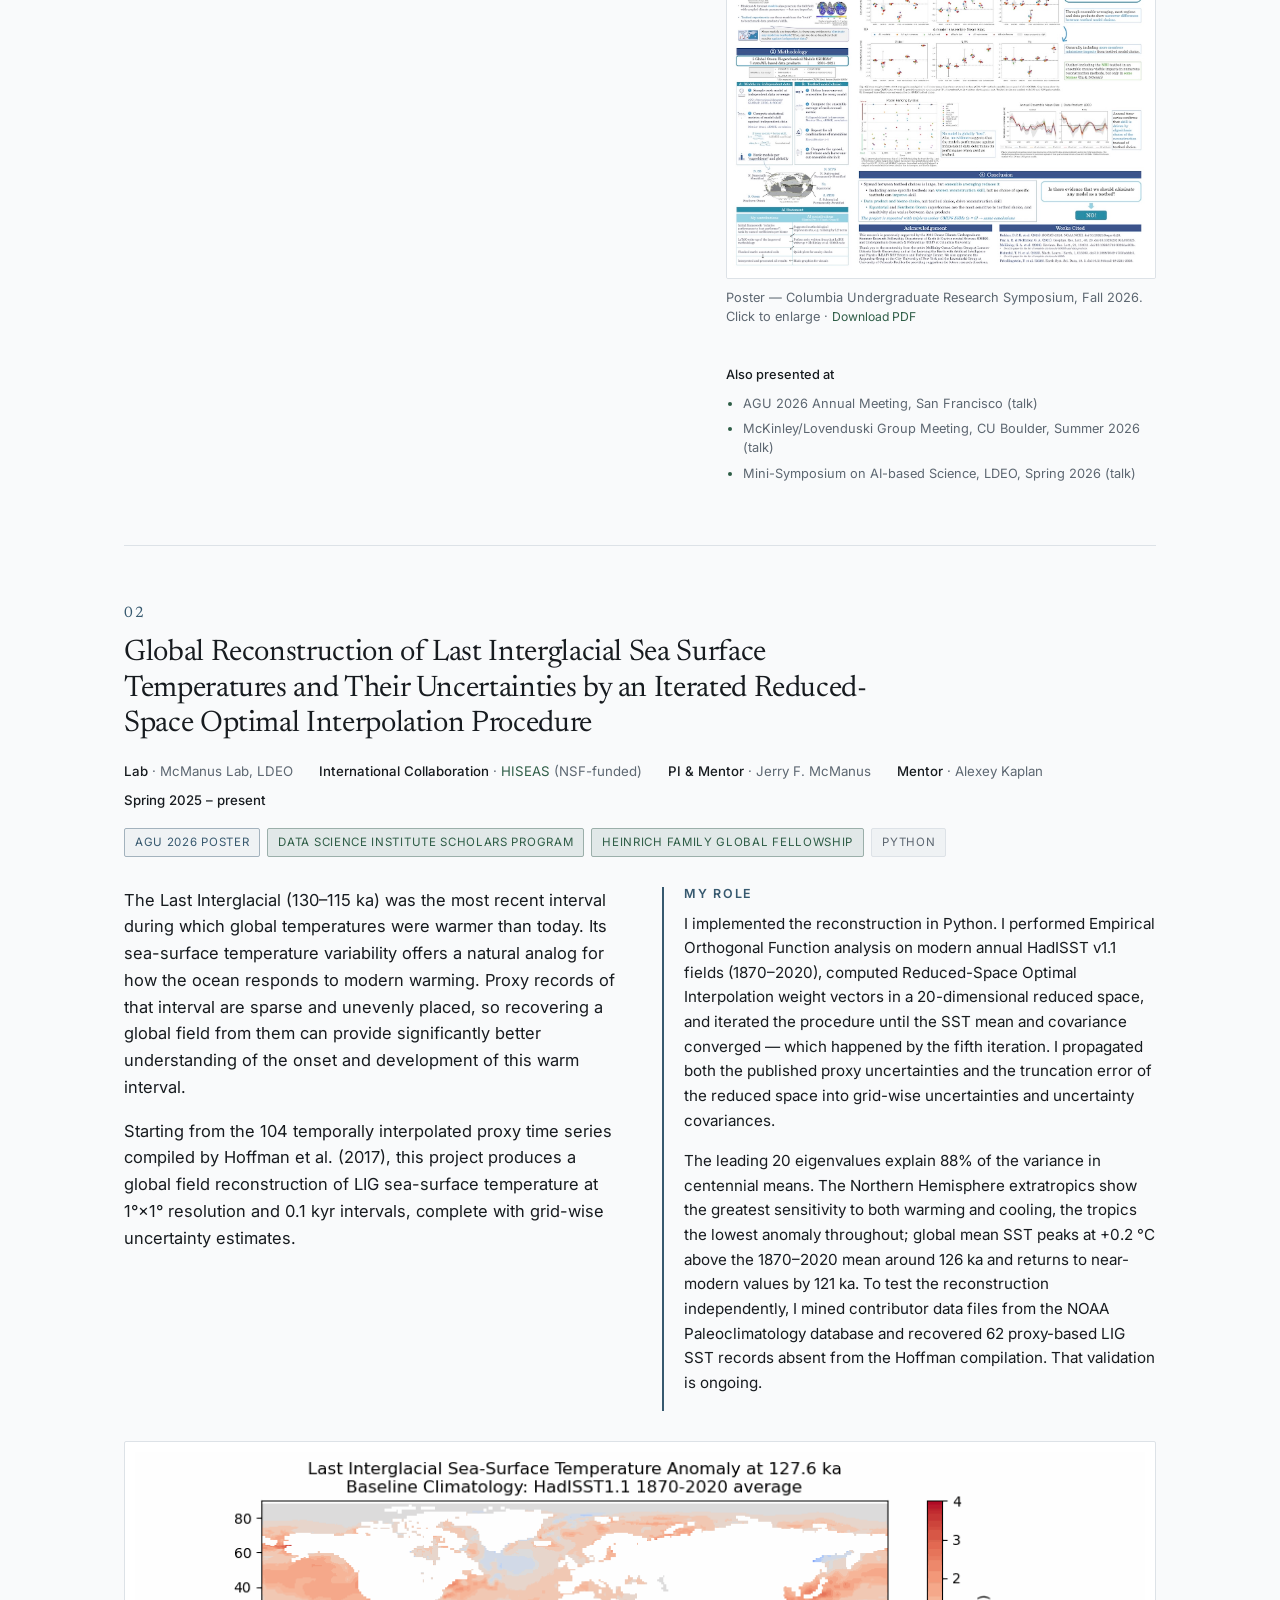
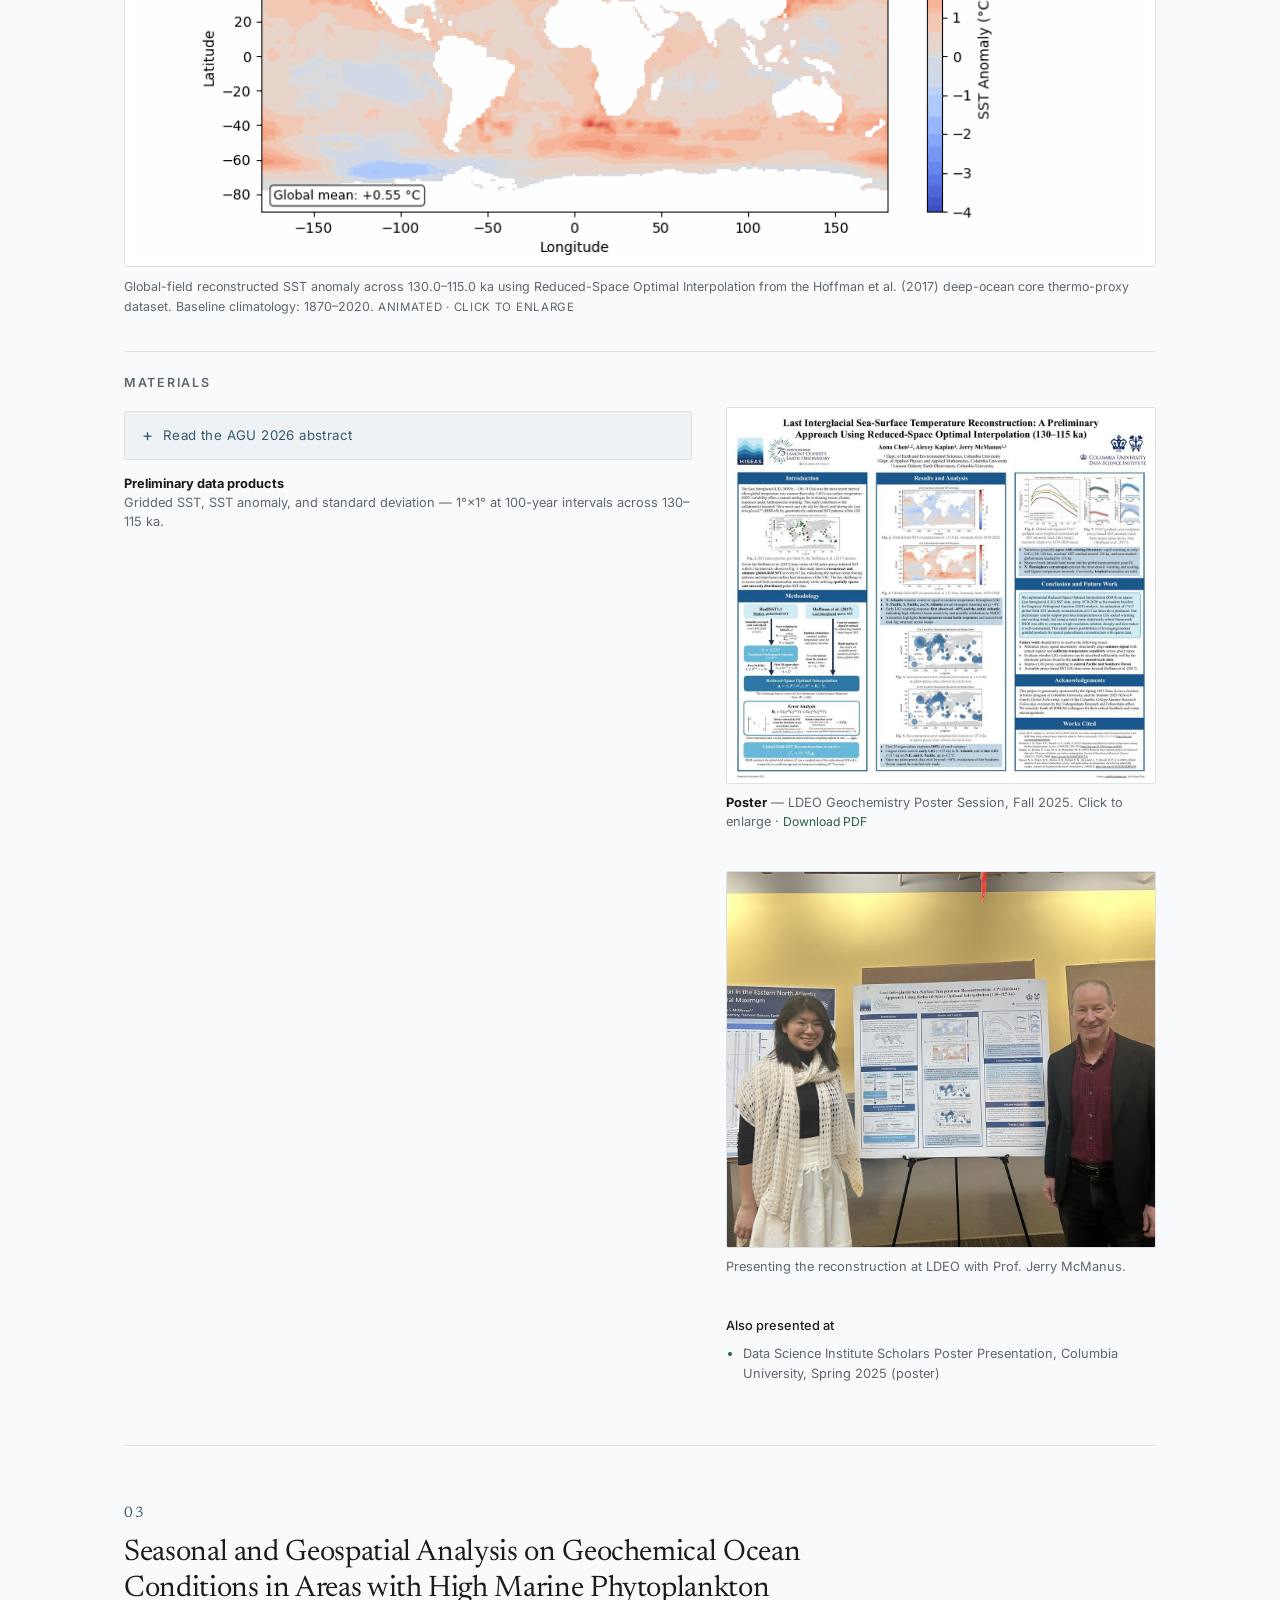
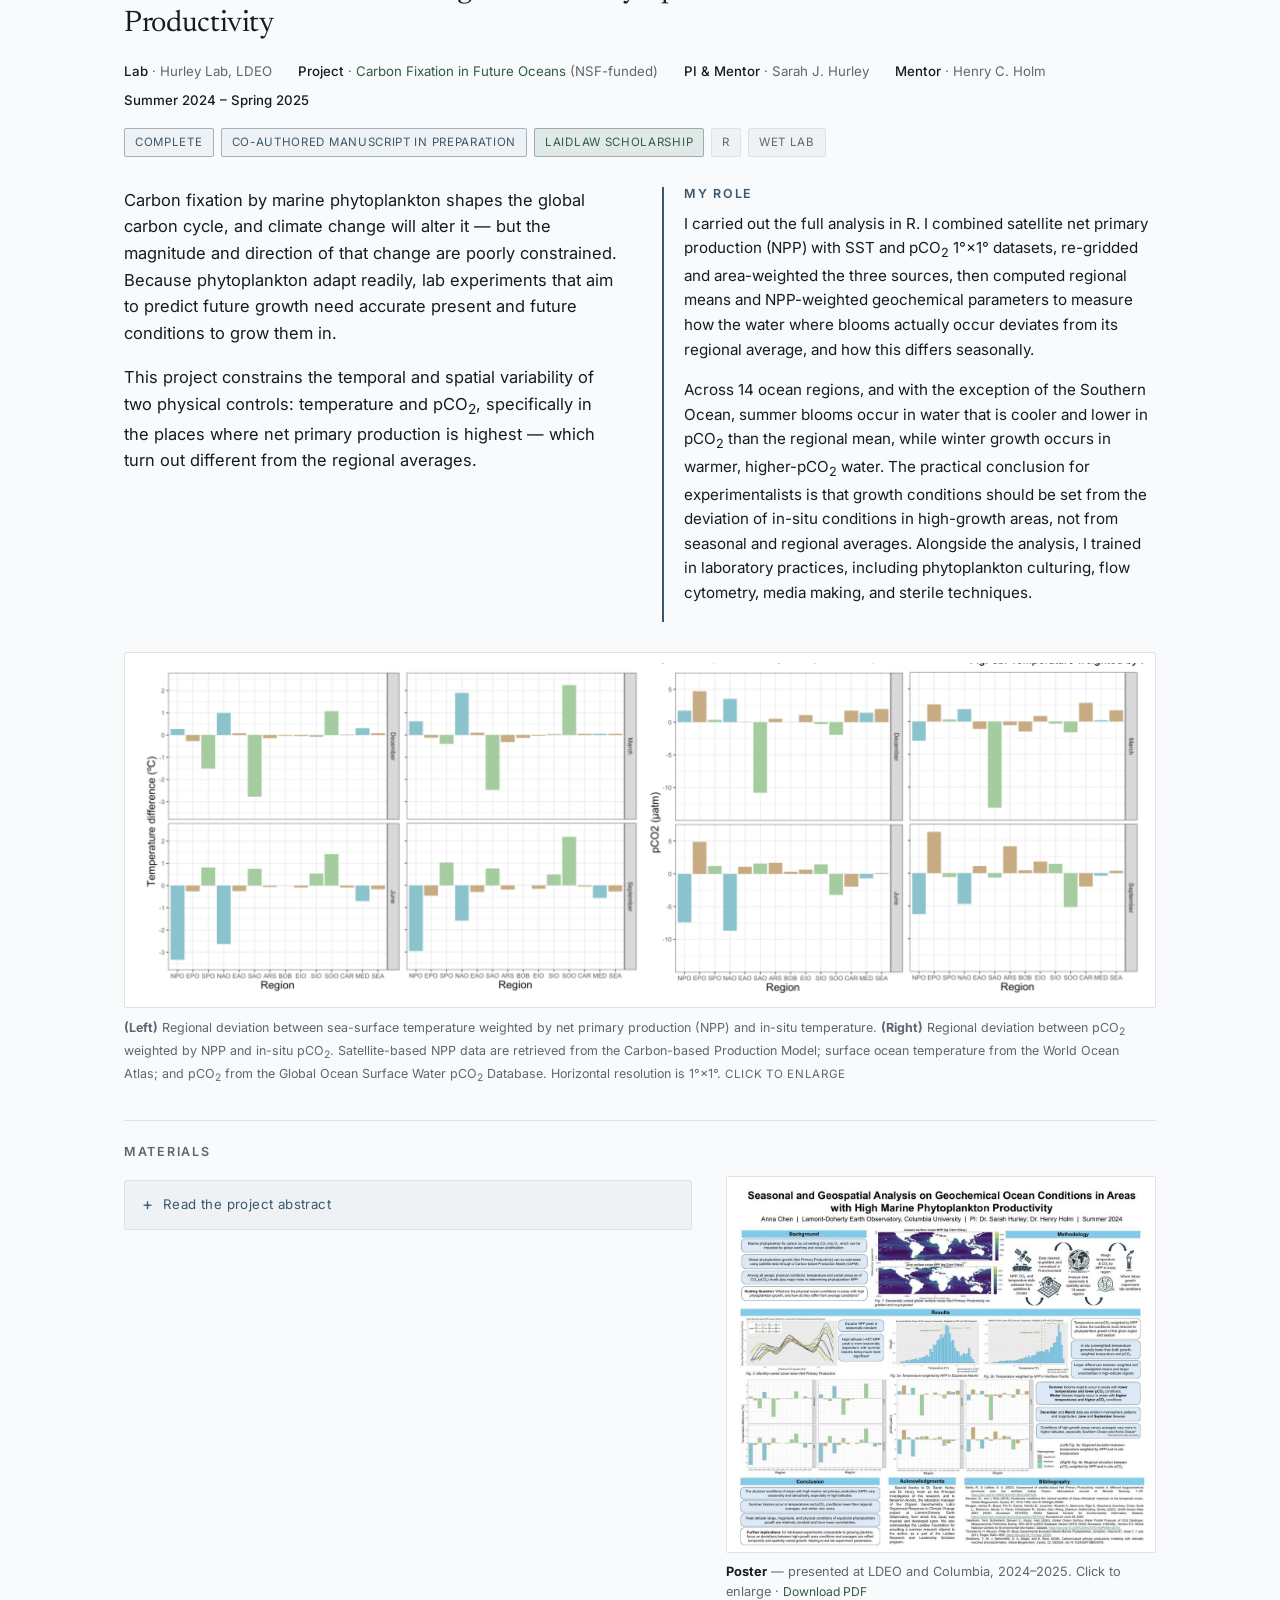
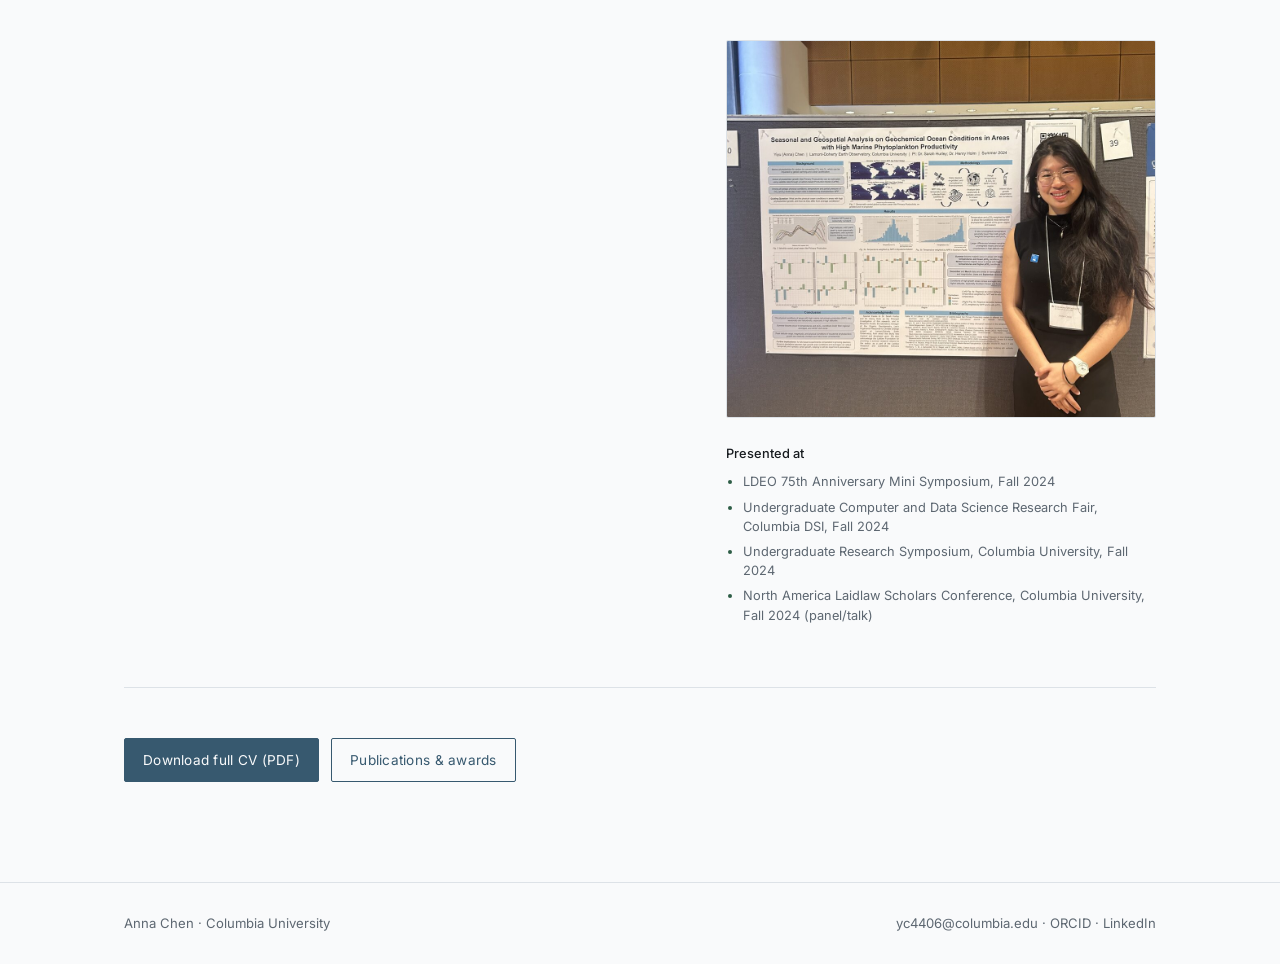
<file: research.html>
<!DOCTYPE html>
<html lang="en" data-palette="lamont">
<head>
<meta charset="utf-8">
<meta name="viewport" content="width=device-width, initial-scale=1">
<title>Research — Anna Chen</title>
<meta name="description" content="Three research projects at Lamont-Doherty Earth Observatory: surface ocean pCO₂ testbed experiments, Last Interglacial sea-surface temperature reconstruction, and geochemical drivers of marine phytoplankton productivity.">
<link rel="icon" href="data:image/svg+xml,<svg xmlns='http://www.w3.org/2000/svg' viewBox='0 0 32 32'><text y='25' x='4' font-size='24'>🌊</text></svg>">
<link rel="preconnect" href="https://fonts.googleapis.com">
<link rel="preconnect" href="https://fonts.gstatic.com" crossorigin>
<link href="https://fonts.googleapis.com/css2?family=Newsreader:opsz,wght@6..72,300;6..72,400;6..72,500&family=Inter:wght@300;400;500;600&display=swap" rel="stylesheet">
<link rel="stylesheet" href="assets/style.css">
</head>
<body>
<a class="skip" href="#main">Skip to content</a>

<header class="site-header">
  <div class="wrap">
    <a class="wordmark" href="index.html">Anna Chen</a>
    <nav class="nav" aria-label="Main">
      <a href="index.html">Home</a>
      <a href="research.html">Research</a>
      <a href="publications.html">Publications &amp; Awards</a>
      <a href="beyond.html">Beyond the Lab</a>
      <a href="contact.html">Contact</a>
      <a class="cv-link" href="assets/docs/Anna_Chen_CV.pdf">CV</a>
    </nav>
  </div>
</header>

<main id="main">
<div class="wrap">

  <div class="sec-head" style="padding-top:56px">
    <div class="kicker">Research</div>
    <h2>Current and Past Projects</h2>
    <p>
      Conducted at Lamont-Doherty Earth Observatory of Columbia University, Palisades, NY.
    </p>
  </div>

  <!-- ============================================================
       PROJECT 1 — McKINLEY
       ============================================================ -->
  <article class="project" id="pco2-testbeds">
    <div class="proj-num">01</div>
    <h2>Evaluating the Impacts of Model Choice on Assessment of Surface Ocean pCO<sub>2</sub>
        Reconstruction Skill in Climate Model Testbeds</h2>

    <div class="proj-meta">
      <span><b>Lab</b> · <a href="https://galenmckinley.github.io/">McKinley Ocean Carbon Group</a>, LDEO</span>
      <span><b>PI &amp; Mentor</b> · Galen A. McKinley</span>
      <span><b>Collaborators</b> · Thea H. Heimdal, Amanda R. Fay</span>
      <span><b>International Collaboration</b> · <a href="https://socom-program.github.io/socomv2/">Surface Ocean CO<sub>2</sub> Mapping (SOCOM) Program</a></span>
      <span><b>Spring 2026 – present</b></span>
    </div>

    <div class="tags">
      <span class="tag tag-accent">Senior thesis</span>
      <span class="tag tag-accent">First-author manuscript in preparation</span>
      <span class="tag">AGU 2026 Oral Presentation</span>
      <span class="tag tag-fund">Comer Climate Fellowship</span>
      <span class="tag">Python</span>
    </div>

    <div class="proj-body">
      <div>
        <p>
          The ocean absorbed roughly 29% of anthropogenic CO<sub>2</sub> emissions over the past
          decade. Quantifying that sink from sparse measurements relies on observation-based data
          products, which are validated against Global Ocean Biogeochemical Models and Earth System
          Models used as <em>testbed</em> truths: the data product is given only the coverage of
          real observations, then asked to reconstruct the model's full pCO<sub>2</sub> field.
        </p>
        <p>
          Whether it matters <em>which</em> models serve as the testbed had not been tested. This
          project assesses 7 data products by ensemble-averaging according to testbed model
          choice, using 5 GOBMs over 2001–2021 and 6 triple-member ESMs over 1982–2023.
        </p>
      </div>
      <div class="role-box">
        <h3>My role</h3>
        <p>
          I built and ran the analysis in Python. For every data product I computed bias, unbiased
          RMSE, and correlation against its testbed at regional, basin, and global scales, then
          applied the same metrics to each testbed model against independent observations from
          GLODAP, SOCAT, and the LDEO pCO<sub>2</sub> database — and evaluated all 31 possible
          ensemble combinations of the five GOBMs.
        </p>
        <p>
          The results show that ranking testbed models by their skill against observations has only
          a minor effect on assessed reconstruction skill, and that ensemble-averaging generally
          improves it. The equatorial and Southern Ocean subtropical biomes are the exception: there,
          including certain testbeds can marginally worsen ensemble-averaged skill, but never improve
          it. This work is my senior thesis and a first-author manuscript in preparation.
        </p>
      </div>
    </div>

    <figure class="fig">
      <div class="fig-two">
        <div class="fig-frame" data-zoom="assets/figures/mckinley-fig1.png" data-zoom-deep
             data-zoom-alt="Averaged annual mean bias for GOBM testbed reconstructions, one-model ensembles">
          <img src="assets/figures/mckinley-fig1.png" alt="Reconstruction bias across seven methods for one-model testbed ensembles, by biome">
        </div>
        <div class="fig-frame" data-zoom="assets/figures/mckinley-fig2.png" data-zoom-deep
             data-zoom-alt="Averaged annual mean bias for GOBM testbed reconstructions, four-model ensembles">
          <img src="assets/figures/mckinley-fig2.png" alt="Reconstruction bias across seven methods for four-model testbed ensembles, by biome">
        </div>
      </div>
      <figcaption>
        Area-weighted 2001–2021 averaged annual mean bias of reconstructed global-field surface
        pCO<sub>2</sub> against various GOBM testbed ensemble choices, for single-model (left) and
        four-model (right) ensembles. Datasets are collapsed to time series and area-weighted to
        calculate bias. Grey boxes show the inter-ensemble spread: the interquartile range of the
        2001–2021 average taken over all 31 possible ensemble combinations (1 to 5 members), with
        whiskers showing max–min. Truths are masked with 100 and 1000 µatm cutoffs; cutoffs are not
        applied to the reconstructions. Subplots show different superbiomes.
        <span class="zoom-hint">Click either figure to enlarge</span>
      </figcaption>
    </figure>

    <div class="resources">
      <h3>Materials</h3>
      <div class="res-grid">
        <div>
          <details class="abstract">
            <summary>Read the AGU 2026 abstract</summary>
            <div class="abstract-body">
              <p>
                Over the past decade, the ocean carbon sink absorbed 29% of total anthropogenic
                CO<sub>2</sub> emissions. To quantify this sink from sparse observations, Global Ocean
                Biogeochemical Models (GOBMs) and Earth System Models (ESMs) simulate the global ocean
                carbon cycle, typically at 1-by-1-degree horizontal resolution. Recent assessments of
                observation-based ocean carbon data products use GOBMs and ESMs as “testbed” truths:
                data products sample the testbeds at the spatio-temporal coverage of independent
                observations, then reconstruct surface ocean pCO<sub>2</sub> using statistical and
                machine learning techniques. The testbed approach then allows for a comprehensive
                assessment of the data product’s ability to reconstruct the full field in the context
                of sparse pCO<sub>2</sub> data coverage. It has not been studied whether differences in
                the testbed model skill in representing real-world mean and seasonality of
                pCO<sub>2</sub> may impact testbed results. Thus, this study assesses the data products
                by ensemble-averaging based on their testbed model choice. We use 5 GOBMs over
                2001–2021 and 18 ESM members over 1982–2023. Considering regional, basin, and global
                scales, the bias, unbiased RMSE, and correlation are calculated of each data product
                against its testbed. Likewise, the same metrics are computed for each testbed model
                against real-world independent data from GLODAP, SOCAT, and LDEO pCO<sub>2</sub>
                databases. Results show that sorting the testbed models based on their skill against
                observations has a minor impact on the assessment of reconstruction skill across 7 data
                products. Echoing published findings, ensemble-averaging generally improves global and
                regional reconstruction skill compared to using single-member testbeds. Nonetheless,
                the equatorial and Southern Ocean subtropical biomes show greater sensitivity to
                testbed choice, where including certain testbeds can marginally worsen, but not
                improve, ensemble-averaged skill. This study highlights the versatility of testbeds and
                endorses the use of ensemble-averaging in multi-model testbed experiments, since
                specific testbed model choices can harm regional reconstruction skills, especially in
                observation-scarce and biogeochemically complex biomes.
              </p>
              <p class="session">
                <b>AGU 2026 Annual Meeting</b>, San Francisco · Session <b>A072</b> — From Physics to
                AI: Benchmarking, Bias Diagnosis, and Process Representation in Earth System Models.<br>
                Anna Chen, Galen A. McKinley, Thea Hatlen Heimdal, Amanda R. Fay.
              </p>
            </div>
          </details>
        </div>

        <div class="res-right">
          <div class="poster-card">
            <img class="poster-thumb" src="assets/posters/pCO2-symposium-poster-preview.jpg"
                 alt="Poster — Columbia Undergraduate Research Symposium, Fall 2026."
                 data-zoom="assets/posters/pCO2-symposium-poster-full.jpg" style="object-fit:cover">
            <p class="poster-label">
              Poster — Columbia Undergraduate Research Symposium, Fall 2026. Click to enlarge ·
              <a href="assets/posters/Chen_pCO2-symposium-poster.pdf">Download PDF</a>
            </p>
          </div>

          <div>
            <p class="res-heading">Also presented at</p>
            <ul class="res-list">
              <li>AGU 2026 Annual Meeting, San Francisco (talk)</li>
              <li>McKinley/Lovenduski Group Meeting, CU Boulder, Summer 2026 (talk)</li>
              <li>Mini-Symposium on AI-based Science, LDEO, Spring 2026 (talk)</li>
            </ul>
          </div>
        </div>
      </div>
    </div>
  </article>

  <!-- ============================================================
       PROJECT 2 — McMANUS
       ============================================================ -->
  <article class="project" id="lig-sst">
    <div class="proj-num">02</div>
    <h2>Global Reconstruction of Last Interglacial Sea Surface Temperatures and Their
        Uncertainties by an Iterated Reduced-Space Optimal Interpolation Procedure</h2>

    <div class="proj-meta">
      <span><b>Lab</b> · McManus Lab, LDEO</span>
      <span><b>International Collaboration</b> · <a href="https://www.hiseas.org/">HISEAS</a> (NSF-funded)</span>
      <span><b>PI &amp; Mentor</b> · Jerry F. McManus</span>
      <span><b>Mentor</b> · Alexey Kaplan</span>
      <span><b>Spring 2025 – present</b></span>
    </div>

    <div class="tags">
      <span class="tag tag-accent">AGU 2026 poster</span>
      <span class="tag tag-fund">Data Science Institute Scholars Program</span>
      <span class="tag tag-fund">Heinrich Family Global Fellowship</span>
      <span class="tag">Python</span>
    </div>

    <div class="proj-body">
      <div>
        <p>
          The Last Interglacial (130–115 ka) was the most recent interval during which global
          temperatures were warmer than today. Its sea-surface temperature variability offers a
          natural analog for how the ocean responds to modern warming. Proxy records of that interval are
          sparse and unevenly placed, so recovering a global field from them can provide significantly better understanding
          of the onset and development of this warm interval.
        </p>
        <p>
          Starting from the 104 temporally interpolated proxy time series compiled by Hoffman et al.
          (2017), this project produces a global field reconstruction of LIG sea-surface temperature
          at 1°×1° resolution and 0.1 kyr intervals, complete with grid-wise uncertainty estimates.
        </p>
      </div>
      <div class="role-box">
        <h3>My role</h3>
        <p>
          I implemented the reconstruction in Python. I performed Empirical Orthogonal Function
          analysis on modern annual HadISST v1.1 fields (1870–2020), computed Reduced-Space Optimal
          Interpolation weight vectors in a 20-dimensional reduced space, and iterated the procedure
          until the SST mean and covariance converged — which happened by the fifth iteration. I
          propagated both the published proxy uncertainties and the truncation error of the reduced
          space into grid-wise uncertainties and uncertainty covariances.
        </p>
        <p>
          The leading 20 eigenvalues explain 88% of the variance in centennial means. The Northern
          Hemisphere extratropics show the greatest sensitivity to both warming and cooling, the
          tropics the lowest anomaly throughout; global mean SST peaks at +0.2 °C above the 1870–2020
          mean around 126 ka and returns to near-modern values by 121 ka. To test the reconstruction
          independently, I mined contributor data files from the NOAA Paleoclimatology database and
          recovered 62 proxy-based LIG SST records absent from the Hoffman compilation. That
          validation is ongoing.
        </p>
      </div>
    </div>

    <figure class="fig">
      <div class="fig-frame" data-zoom="assets/figures/mcmanus-lig-sst.gif"
           data-zoom-alt="Animated global reconstruction of Last Interglacial sea-surface temperature anomaly from 130 to 115 ka">
        <img src="assets/figures/mcmanus-lig-sst.gif"
             alt="Animated map of reconstructed Last Interglacial sea-surface temperature anomaly evolving from 130 to 115 thousand years ago">
      </div>
      <figcaption>
        Global-field reconstructed SST anomaly across 130.0–115.0 ka using Reduced-Space Optimal
        Interpolation from the Hoffman et al. (2017) deep-ocean core thermo-proxy dataset. Baseline
        climatology: 1870–2020.
        <span class="zoom-hint">Animated · click to enlarge</span>
      </figcaption>
    </figure>

    <div class="resources">
      <h3>Materials</h3>
      <div class="res-grid">
        <div>
          <details class="abstract">
            <summary>Read the AGU 2026 abstract</summary>
            <div class="abstract-body">
              <p>
                The Last Interglacial (LIG, 130-115 ka) was the most recent interval during which
                global temperatures were warmer than today. LIG sea surface temperature (SST)
                variability offers a natural analog for evaluating ocean-climate responses under
                ongoing warming. Utilizing the best-current proxy-based dataset of 104 temporally
                interpolated timeseries over 130-115 ka from Hoffman et al. (2017), we provide a
                preliminary global field reconstruction of LIG SST at 0.1 kyr intervals and
                1-by-1-degree horizontal resolution using Reduced-Space Optimal Interpolation (RSOI).
                We perform Empirical Orthogonal Function (EOF) analysis on annual modern SST fields
                from the HadISST v1.1 dataset (1870-2020). Treating the Hoffman et al. dataset as
                independent observations, weight vectors are computed by RSOI from a 20-dimensional
                “reduced” space, so that the full field SST is reconstructed as a weighted sum of the
                20 leading EOFs. The estimated grid wise uncertainties and uncertainty covariances are
                calculated from the proxy uncertainties provided by Hoffman et al. and the truncation
                error of full dimensional SST to the reduced space. By iterating the RSOI procedure,
                the mean and covariance of the SST field converged by the 5th iteration. In the
                resulting reconstruction, the first 20 eigenvalues explain 88% of the total variance in
                centennial means. The spatio-temporal evolution of the reconstructed SST generally
                matches published literature. The Northern Hemisphere extratropics show the greatest
                sensitivity to both warming and cooling. The tropics have the lowest SST anomaly
                throughout the LIG. Maximal global mean SST of +0.2 deg C from the 1870-2020 mean is
                reached around 126 ka, and near-modern global mean SST is reached by 121 ka. Overall,
                the RSOI method provided a computationally efficient, well-constrained, and
                high-resolution solution, complete with its uncertainty estimates. For the planned
                further assessment of reconstruction’s fidelity, we mined the contributor data files
                from the NOAA Paleoclimatology database, resulting in finding 62 records of
                proxy-based LIG SST estimates that are independent of the Hoffman et al. compilation.
              </p>
              <p class="session">
                <b>AGU 2026 Annual Meeting</b>, San Francisco · Session <b>PP008</b> — Late Quaternary
                Climate and Environmental Change: Proxies, Processes, and Models.<br>
                Anna Chen, Alexey Kaplan, Jerry F. McManus.
              </p>
            </div>
          </details>

          <p class="poster-label" style="margin-top:14px">
            <b style="color:var(--text)">Preliminary data products</b><br>
            Gridded SST, SST anomaly, and standard deviation — 1°×1° at 100-year intervals across
            130–115 ka.
          </p>
        </div>

        <div class="res-right">
          <div class="poster-card">
            <a class="poster-thumb" href="assets/posters/Chen_LIG_SST_poster.pdf"
               data-zoom="assets/posters/poster-lig-full.jpg" data-zoom-deep
               data-zoom-alt="Poster: Last Interglacial Sea-Surface Temperature Reconstruction using Reduced-Space Optimal Interpolation">
              <img src="assets/posters/poster-lig-preview.jpg"
                   alt="Conference poster on Last Interglacial sea-surface temperature reconstruction">
            </a>
            <p class="poster-label">
              <b style="color:var(--text)">Poster</b> — LDEO Geochemistry Poster Session, Fall 2025.
              Click to enlarge ·
              <a href="assets/posters/Chen_LIG_SST_poster.pdf">Download PDF</a>
            </p>
          </div>

          <div class="poster-card">
            <img class="poster-thumb" src="assets/img/pres-mcmanus.jpg"
                 alt="Anna Chen presenting her Last Interglacial poster with Prof. Jerry McManus"
                 data-zoom="assets/img/pres-mcmanus.jpg" style="object-fit:cover">
            <p class="poster-label">
              Presenting the reconstruction at LDEO with Prof. Jerry McManus.
            </p>
          </div>

          <div>
            <p class="res-heading">Also presented at</p>
            <ul class="res-list">
              <li>Data Science Institute Scholars Poster Presentation, Columbia University, Spring 2025 (poster)</li>
            </ul>
          </div>
        </div>
      </div>
    </div>
  </article>

  <!-- ============================================================
       PROJECT 3 — HURLEY
       ============================================================ -->
  <article class="project" id="phytoplankton-npp">
    <div class="proj-num">03</div>
    <h2>Seasonal and Geospatial Analysis on Geochemical Ocean Conditions in Areas with High
        Marine Phytoplankton Productivity</h2>

    <div class="proj-meta">
      <span><b>Lab</b> · Hurley Lab, LDEO</span>
      <span><b>Project</b> · <a href="https://hurley.ldeo.columbia.edu/research-projects/carbon-fixation-future-oceans">Carbon Fixation in Future Oceans</a> (NSF-funded)</span>
      <span><b>PI &amp; Mentor</b> · Sarah J. Hurley</span>
      <span><b>Mentor</b> · Henry C. Holm</span>
      <span><b>Summer 2024 – Spring 2025</b></span>
    </div>

    <div class="tags">
      <span class="tag tag-accent">Complete</span>
      <span class="tag tag-accent">Co-authored manuscript in preparation</span>
      <span class="tag tag-fund">Laidlaw Scholarship</span>
      <span class="tag">R</span>
      <span class="tag">Wet lab</span>
    </div>

    <div class="proj-body">
      <div>
        <p>
          Carbon fixation by marine phytoplankton shapes the global carbon cycle, and
          climate change will alter it — but the magnitude and direction of that change are
          poorly constrained. Because phytoplankton adapt readily, lab experiments that aim to predict
          future growth need accurate present and future conditions to grow them in.
        </p>
        <p>
          This project constrains the temporal and spatial variability of two physical controls:
          temperature and pCO<sub>2</sub>, specifically in the places where net primary production is
          highest — which turn out different from the regional averages.
        </p>
      </div>
      <div class="role-box">
        <h3>My role</h3>
        <p>
          I carried out the full analysis in R. I combined satellite net primary production (NPP) with SST 
          and pCO<sub>2</sub> 1°×1° datasets,
          re-gridded and area-weighted the three sources, then computed regional means and NPP-weighted
          geochemical parameters to measure how the water where blooms actually occur deviates from its regional
          average, and how this differs seasonally.
        </p>
        <p>
          Across 14 ocean regions, and with the exception of the Southern Ocean, summer blooms occur
          in water that is cooler and lower in pCO<sub>2</sub> than the regional mean, while winter
          growth occurs in warmer, higher-pCO<sub>2</sub> water. The practical conclusion for
          experimentalists is that growth conditions should be set from the deviation of in-situ
          conditions in high-growth areas, not from seasonal and regional averages. Alongside the
          analysis, I trained in laboratory practices, including phytoplankton culturing, flow cytometry, 
          media making, and sterile techniques.
        </p>
      </div>
    </div>

    <figure class="fig">
      <div class="fig-frame" data-zoom="assets/figures/hurley-fig.png" data-zoom-deep
           data-zoom-alt="Regional deviation of NPP-weighted temperature and pCO2 from in-situ values across 14 ocean regions">
        <img src="assets/figures/hurley-fig.png"
             alt="Bar charts of regional deviation between NPP-weighted and in-situ sea surface temperature and pCO2, by month">
      </div>
      <figcaption>
        <b>(Left)</b> Regional deviation between sea-surface temperature weighted by net primary
        production (NPP) and in-situ temperature. <b>(Right)</b> Regional deviation between
        pCO<sub>2</sub> weighted by NPP and in-situ pCO<sub>2</sub>. Satellite-based NPP data are
        retrieved from the Carbon-based Production Model; surface ocean temperature from the World
        Ocean Atlas; and pCO<sub>2</sub> from the Global Ocean Surface Water pCO<sub>2</sub> Database.
        Horizontal resolution is 1°×1°.
        <span class="zoom-hint">Click to enlarge</span>
      </figcaption>
    </figure>

    <div class="resources">
      <h3>Materials</h3>
      <div class="res-grid">
        <div>
          <details class="abstract">
            <summary>Read the project abstract</summary>
            <div class="abstract-body">
              <p>
                Carbon fixation by marine phytoplankton is crucial in influencing the pelagic and
                global carbon cycle. Future climatic changes likely affect phytoplankton growth and the
                net primary production (NPP) of surface ocean. However, the magnitude and
                directionality of growth changes are poorly constrained. Since phytoplankton are highly
                adaptable, understanding future growth in lab-based experimentation requires accurate
                current and future conditions. Hence, this study seeks to constrain the temporal and
                spatial variability of two important physical factors (temperature, CO<sub>2</sub>) in
                areas of high NPP. Historical ocean conditions were examined by combining observational
                data and modeled products. For growth estimates, the author utilized satellite data
                from the Carbon-based Production Model, a monthly and global estimate of marine NPP at
                1/6º-by-1/6º grids. Surface ocean temperature was provided by the World Ocean Atlas,
                and the partial pressure of CO<sub>2</sub> (pCO<sub>2</sub>) from the Global Ocean
                Surface Water pCO<sub>2</sub> Database. The author calculated regional means and
                weighted conditions by NPP to evaluate how marine conditions with high NPP deviated
                from regional averages. Results across 14 regions show that, apart from the Southern
                Ocean, summer phytoplankton blooms mostly occur in areas with lower temperatures and
                lower pCO<sub>2</sub> conditions relative to regional averages. Opposingly, winter
                phytoplankton growth occurs in areas with higher temperatures and pCO<sub>2</sub>.
                These findings provide insights for lab-based experiments. Rather than viewing growth
                uniformly across time and space, researchers should focus on the deviation of in-situ
                conditions in high-growth areas from their seasonal and regional averages to reflect
                temporally- and spatially-varied growth, outlining more accurate climatological
                contexts for future lab-based experimentation.
              </p>
              <p class="session">
                Mentors: <b>Dr. Sarah Hurley</b>, <b>Dr. Henry Holm</b>. Laidlaw Undergraduate Research
                and Leadership Scholarship, Summer 2024.
              </p>
            </div>
          </details>
        </div>

        <div class="res-right">
          <div class="poster-card">
            <a class="poster-thumb" href="assets/posters/Chen_NPP_poster.pdf"
               data-zoom="assets/posters/poster-npp-full.jpg" data-zoom-deep
               data-zoom-alt="Poster: Seasonal and Geospatial Analysis on Geochemical Ocean Conditions in Areas with High Marine Phytoplankton Productivity">
              <img src="assets/posters/poster-npp-preview.jpg"
                   alt="Conference poster on geochemical ocean conditions in areas of high phytoplankton productivity">
            </a>
            <p class="poster-label">
              <b style="color:var(--text)">Poster</b> — presented at LDEO and Columbia, 2024–2025.
              Click to enlarge ·
              <a href="assets/posters/Chen_NPP_poster.pdf">Download PDF</a>
            </p>
          </div>

          <div class="poster-card">
            <img class="poster-thumb" src="assets/img/pres-hurley.jpg"
                 alt="Anna Chen presenting her phytoplankton productivity poster"
                 data-zoom="assets/img/pres-hurley.jpg" style="object-fit:cover">
          </div>

          <div>
            <p class="res-heading">Presented at</p>
            <ul class="res-list">
              <li>LDEO 75th Anniversary Mini Symposium, Fall 2024</li>
              <li>Undergraduate Computer and Data Science Research Fair, Columbia DSI, Fall 2024</li>
              <li>Undergraduate Research Symposium, Columbia University, Fall 2024</li>
              <li>North America Laidlaw Scholars Conference, Columbia University, Fall 2024 (panel/talk)</li>
            </ul>
          </div>
        </div>
      </div>
    </div>
  </article>

  <div style="padding-block:20px 60px" class="rule-top">
    <div class="btn-row">
      <a class="btn btn-solid" href="assets/docs/Anna_Chen_CV.pdf">Download full CV (PDF)</a>
      <a class="btn" href="publications.html">Publications &amp; awards</a>
    </div>
  </div>

</div>
</main>

<footer class="site-footer">
  <div class="wrap">
    <div>Anna Chen · Columbia University</div>
    <div>
      <a href="mailto:yc4406@columbia.edu">yc4406@columbia.edu</a> ·
      <a href="https://orcid.org/0009-0008-9717-116X">ORCID</a> ·
      <a href="https://www.linkedin.com/in/anna-yiyu-chen/">LinkedIn</a>
    </div>
  </div>
</footer>

<script src="assets/site.js"></script>
</body>
</html>
</file>
<file: assets/style.css>
/* ============================================================
   Anna Chen — personal site
   One stylesheet. Palettes are CSS variables; swap via
   <html data-palette="oxide|lamont|umber|bordeaux|graphite">
   ============================================================ */

/* ---------- Palettes: light ---------- */
:root,
:root[data-palette="oxide"] {
  --bg:#FBF9F6; --bg2:#F3EFE9; --text:#1E1A17; --text2:#6B615A;
  --accent:#9A4A31; --accent2:#7A3823; --rule:#E4DDD4; --shadow:26 20 15;
}
:root[data-palette="lamont"] {
  --bg:#F9FAFB; --bg2:#EFF2F4; --text:#171B1F; --text2:#5D6771;
  --accent:#37596F; --accent2:#24404F; --rule:#DDE2E7; --shadow:15 20 26;
}
:root[data-palette="umber"] {
  --bg:#FAF7F1; --bg2:#F1EBE0; --text:#221D16; --text2:#6D6355;
  --accent:#7A5A34; --accent2:#5D4526; --rule:#E5DCCD; --shadow:26 22 15;
}
:root[data-palette="bordeaux"] {
  --bg:#FBF9F9; --bg2:#F2EDEE; --text:#191517; --text2:#675C60;
  --accent:#74303E; --accent2:#59222E; --rule:#E6DDDF; --shadow:25 18 20;
}
:root[data-palette="graphite"] {
  --bg:#F8F8F7; --bg2:#EEEEEC; --text:#16181A; --text2:#5F6467;
  --accent:#3B4348; --accent2:#23292D; --rule:#E1E1DE; --shadow:18 20 21;
}

/* ---------- Palettes: dark (system preference) ---------- */
@media (prefers-color-scheme: dark) {
  :root:not([data-theme="light"]),
  :root[data-palette="oxide"]:not([data-theme="light"]) {
    --bg:#171513; --bg2:#201D1A; --text:#ECE7E1; --text2:#A79C93;
    --accent:#CE8163; --accent2:#E2A085; --rule:#312C27; --shadow:0 0 0;
  }
  :root[data-palette="lamont"]:not([data-theme="light"]) {
    --bg:#121517; --bg2:#1A1E21; --text:#E7EBEE; --text2:#97A2AB;
    --accent:#86ADC5; --accent2:#A4C4D8; --rule:#282D31; --shadow:0 0 0;
  }
  :root[data-palette="umber"]:not([data-theme="light"]) {
    --bg:#16140F; --bg2:#1E1B16; --text:#EBE5DA; --text2:#A69B8A;
    --accent:#C59C66; --accent2:#D8B584; --rule:#2F2B23; --shadow:0 0 0;
  }
  :root[data-palette="bordeaux"]:not([data-theme="light"]) {
    --bg:#151213; --bg2:#1D1919; --text:#EBE6E7; --text2:#A2969A;
    --accent:#BC7986; --accent2:#CE95A0; --rule:#2E2829; --shadow:0 0 0;
  }
  :root[data-palette="graphite"]:not([data-theme="light"]) {
    --bg:#131415; --bg2:#1B1C1E; --text:#E9EAEB; --text2:#9A9FA3;
    --accent:#AEB8BD; --accent2:#C7CFD3; --rule:#2A2C2E; --shadow:0 0 0;
  }
}

/* ---------- Secondary accent: dark forest green ----------
   Used for links, headings, funding/fellowship tags, and the
   location/type line of each presentation. Independent of palette. */
:root { --sec:#2E5D46; --sec2:#20452F; }
@media (prefers-color-scheme: dark) {
  :root:not([data-theme="light"]) { --sec:#7FB396; --sec2:#9BC7AC; }
}

/* ---------- Reset & base ---------- */
*, *::before, *::after { box-sizing: border-box; }
html { -webkit-text-size-adjust: 100%; scroll-behavior: smooth; }
body {
  margin: 0;
  background: var(--bg);
  color: var(--text);
  font-family: Inter, -apple-system, BlinkMacSystemFont, "Segoe UI", Helvetica, Arial, sans-serif;
  font-size: 16.5px;
  line-height: 1.62;
  -webkit-font-smoothing: antialiased;
  font-feature-settings: "kern" 1;
}
img { max-width: 100%; display: block; }
a { color: var(--sec); text-decoration: none; }
a:hover { color: var(--sec2); text-decoration: underline; text-underline-offset: 3px; }
h1, h2, h3, h4 {
  font-family: Newsreader, "Iowan Old Style", "Palatino Linotype", Palatino, Georgia, serif;
  font-weight: 400;
  letter-spacing: -0.012em;
  line-height: 1.2;
  margin: 0;
}
p { margin: 0 0 1.05em; }
::selection { background: var(--accent); color: var(--bg); }

/* ---------- Layout ---------- */
.wrap { width: 100%; max-width: 1080px; margin: 0 auto; padding-inline: 24px; }
.narrow { max-width: 760px; }
section { padding-block: 60px; }
.rule-top { border-top: 1px solid var(--rule); }

/* ---------- Header ---------- */
.site-header {
  position: sticky; top: 0; z-index: 50;
  background: color-mix(in srgb, var(--bg) 88%, transparent);
  backdrop-filter: saturate(1.4) blur(10px);
  border-bottom: 1px solid var(--rule);
}
.site-header .wrap {
  display: flex; align-items: center; justify-content: space-between;
  gap: 20px; min-height: 62px;
}
.wordmark {
  font-family: Newsreader, "Iowan Old Style", Palatino, Georgia, serif;
  font-size: 1.18rem; color: var(--text); letter-spacing: -0.01em;
}
.wordmark:hover { text-decoration: none; color: var(--accent); }
.nav { display: flex; align-items: center; gap: 22px; flex-wrap: wrap; }
.nav a {
  color: var(--text2); font-size: 0.875rem; letter-spacing: 0.02em;
  padding-block: 4px; border-bottom: 1px solid transparent;
}
.nav a:hover { color: var(--text); text-decoration: none; border-bottom-color: var(--accent); }
.nav a[aria-current="page"] { color: var(--text); border-bottom-color: var(--accent); }
.nav a.cv-link { color: var(--sec); }
.nav a.cv-link::after { content: " ↓"; font-size: 0.8em; }

/* ---------- Hero ---------- */
.hero { padding-block: 76px 56px; }
.hero-grid {
  display: grid; grid-template-columns: minmax(0,1.45fr) minmax(0,1fr);
  gap: 56px; align-items: start;
}
.hero h1 { font-size: clamp(2.5rem, 6vw, 3.65rem); line-height: 1.06; margin-bottom: 6px; }
.hero h1 .cn {
  display: block; font-size: 0.5em; letter-spacing: 0.14em;
  color: var(--text2); margin-top: 12px; font-weight: 300;
}
.eyebrow {
  font-size: 0.775rem; letter-spacing: 0.15em; text-transform: uppercase;
  color: var(--accent); margin-bottom: 20px; font-weight: 500;
}
.lede { font-size: 1.1rem; color: var(--text2); max-width: 54ch; }
.lede strong { color: var(--text); font-weight: 500; }
.portrait {
  width: 100%; height: auto; border-radius: 2px; aspect-ratio: 1/1; object-fit: cover;
  object-position: center 22%; border: 1px solid var(--rule);
}
.portrait-cap {
  font-size: 0.775rem; color: var(--text2); margin-top: 10px; line-height: 1.5;
}

/* ---------- Buttons ---------- */
.btn-row { display: flex; flex-wrap: wrap; gap: 12px; margin-top: 30px; }
.btn {
  display: inline-flex; align-items: center; gap: 8px;
  font-size: 0.85rem; letter-spacing: 0.02em;
  padding: 10px 18px; border-radius: 2px;
  border: 1px solid var(--accent); color: var(--accent);
  background: transparent; transition: background .16s, color .16s;
}
.btn:hover { background: var(--accent); color: var(--bg); text-decoration: none; }
.btn-solid { background: var(--accent); color: var(--bg); }
.btn-solid:hover { background: var(--accent2); border-color: var(--accent2); color: var(--bg); }
.btn-quiet { border-color: var(--rule); color: var(--text2); }
.btn-quiet:hover { background: var(--bg2); color: var(--text); border-color: var(--text2); }

/* ---------- Section headings ---------- */
.sec-head { margin-bottom: 34px; }
.sec-head h2 { font-size: clamp(1.6rem, 3.4vw, 2.05rem); }
.sec-head .kicker {
  font-size: 0.75rem; letter-spacing: 0.16em; text-transform: uppercase;
  color: var(--accent); margin-bottom: 12px; font-weight: 500;
}
.sec-head p { color: var(--text2); max-width: 66ch; margin-top: 12px; }

/* ---------- Research-interests diagram ---------- */
.diagram-block { background: var(--bg2); border: 1px solid var(--rule); border-radius: 3px;
  padding: 26px 26px 20px; max-width: 760px; margin-inline: auto; }
.diagram-block svg { width: 100%; height: auto; }
.diagram-cap { font-size: 0.8rem; color: var(--text2); margin: 16px 0 0; line-height: 1.55; }
.svg-line { fill: none; stroke: var(--accent); stroke-width: 1.4; }
.svg-line-soft { fill: none; stroke: var(--text2); stroke-width: 1; }
.svg-fill { fill: var(--accent); }
.svg-fill-soft { fill: var(--text2); }
.svg-band { fill: var(--accent); opacity: 0.06; }
.svg-label { fill: var(--text); font-family: Inter, system-ui, sans-serif; font-size: 17px; }
.svg-label-sm { fill: var(--text2); font-family: Inter, system-ui, sans-serif; font-size: 15px; letter-spacing: 0.04em; }
.svg-num { fill: var(--bg); font-family: Inter, system-ui, sans-serif; font-size: 13.5px; font-weight: 600; }

/* ---------- Skills ---------- */
.skills-grid {
  display: grid; grid-template-columns: repeat(auto-fit, minmax(210px, 1fr)); gap: 30px 40px;
}
.skill-col h3 {
  font-size: 0.78rem; letter-spacing: 0.14em; text-transform: uppercase;
  color: var(--accent); font-family: Inter, system-ui, sans-serif; font-weight: 600;
  margin-bottom: 12px;
}
.skill-col ul { list-style: none; margin: 0; padding: 0; }
.skill-col li { padding: 5px 0; border-bottom: 1px solid var(--rule); font-size: 0.925rem; }
.skill-col li:last-child { border-bottom: 0; }
.skill-col li span { color: var(--text2); font-size: 0.86em; }

/* ---------- Research projects ---------- */
.project { padding-block: 56px; border-top: 1px solid var(--rule); }
.project:first-of-type { border-top: 0; padding-top: 8px; }
.proj-num {
  font-family: Newsreader, Georgia, serif; font-size: 0.95rem;
  color: var(--accent); letter-spacing: 0.1em; margin-bottom: 10px;
}
.project h2 { font-size: clamp(1.42rem, 3vw, 1.85rem); max-width: 46ch; }
.proj-meta {
  margin-top: 18px; display: flex; flex-wrap: wrap; gap: 8px 26px;
  font-size: 0.83rem; color: var(--text2);
}
.proj-meta b { font-weight: 500; color: var(--text); }
.tags { display: flex; flex-wrap: wrap; gap: 7px; margin-top: 16px; }
.tag {
  font-size: 0.72rem; letter-spacing: 0.06em; text-transform: uppercase;
  padding: 4px 10px; border: 1px solid var(--rule); border-radius: 2px;
  color: var(--text2); background: var(--bg2);
}
.tag-accent { color: var(--accent); border-color: color-mix(in srgb, var(--accent) 35%, var(--rule)); }
.tag-fund {
  color: var(--sec); border-color: color-mix(in srgb, var(--sec) 38%, var(--rule));
  background: color-mix(in srgb, var(--sec) 7%, var(--bg2));
}
.proj-body { display: grid; grid-template-columns: minmax(0,1fr) minmax(0,1fr); gap: 44px; margin-top: 30px; }
.role-box { border-left: 2px solid var(--accent); padding-left: 20px; }
.role-box h3 {
  font-size: 0.78rem; letter-spacing: 0.14em; text-transform: uppercase;
  color: var(--accent); font-family: Inter, system-ui, sans-serif; font-weight: 600; margin-bottom: 10px;
}
.role-box p { font-size: 0.95rem; }

/* ---------- Figures & media ---------- */
.fig { margin: 30px 0 0; }
.fig-frame {
  border: 1px solid var(--rule); background: #fff; border-radius: 2px;
  padding: 10px; cursor: zoom-in; transition: border-color .16s;
}
.fig-frame:hover { border-color: var(--accent); }
.fig-frame img { width: 100%; }
.fig figcaption { font-size: 0.78rem; color: var(--text2); margin-top: 10px; line-height: 1.55; }
.fig-two { display: grid; grid-template-columns: 1fr 1fr; gap: 14px; }
.zoom-hint {
  font-size: 0.72rem; letter-spacing: 0.06em; color: var(--text2);
  text-transform: uppercase; margin-top: 8px;
}

/* ---------- Resource row (abstract / poster / data) ---------- */
.resources { margin-top: 34px; border-top: 1px solid var(--rule); padding-top: 24px; }
.resources h3 {
  font-size: 0.78rem; letter-spacing: 0.14em; text-transform: uppercase;
  color: var(--text2); font-family: Inter, system-ui, sans-serif; font-weight: 600; margin-bottom: 16px;
}
.res-grid { display: grid; grid-template-columns: minmax(0,1.32fr) minmax(0,1fr); gap: 34px; align-items: start; }
.res-right { display: flex; flex-direction: column; gap: 26px; }
.res-list { margin: 8px 0 0; padding-left: 17px; font-size: 0.8rem; color: var(--text2); line-height: 1.5; }
.res-list li { margin-bottom: 6px; }
.res-list li::marker { color: var(--sec); }
.res-heading { font-size: 0.8rem; color: var(--text); font-weight: 500; margin: 0; }
.poster-card { }
.poster-thumb {
  border: 1px solid var(--rule); border-radius: 2px; overflow: hidden;
  background: #fff; cursor: zoom-in; display: block; transition: border-color .16s;
  aspect-ratio: 1140/1000;
}
.poster-thumb:hover { border-color: var(--accent); }
.poster-thumb img { width: 100%; height: 100%; object-fit: cover; object-position: top center; }
.poster-label { font-size: 0.8rem; color: var(--text2); margin-top: 9px; line-height: 1.5; }
.poster-label a { font-size: 0.95em; }

/* ---------- Abstract toggle ---------- */
details.abstract {
  border: 1px solid var(--rule); border-radius: 2px; background: var(--bg2);
  padding: 0; margin-top: 4px;
}
details.abstract > summary {
  list-style: none; cursor: pointer; padding: 13px 16px;
  font-size: 0.83rem; letter-spacing: 0.03em; color: var(--accent);
  display: flex; align-items: center; gap: 9px; user-select: none;
}
details.abstract > summary::-webkit-details-marker { display: none; }
details.abstract > summary::before {
  content: "+"; font-size: 1.05rem; line-height: 1; width: 13px;
  display: inline-block; text-align: center;
}
details.abstract[open] > summary::before { content: "–"; }
details.abstract[open] > summary { border-bottom: 1px solid var(--rule); }
.abstract-body { padding: 16px; font-size: 0.9rem; color: var(--text2); }
.abstract-body p:last-child { margin-bottom: 0; }
.abstract-body .session {
  font-size: 0.78rem; color: var(--text2); border-top: 1px solid var(--rule);
  padding-top: 12px; margin-top: 14px;
}
.abstract-body .session b { color: var(--text); font-weight: 500; }

/* ---------- Entry lists (pubs, awards, activities) ---------- */
.entry { padding: 22px 0; border-bottom: 1px solid var(--rule); display: grid;
  grid-template-columns: 130px minmax(0,1fr); gap: 10px 28px; }
.entry:last-child { border-bottom: 0; }
.entry-date { font-size: 0.8rem; color: var(--text2); letter-spacing: 0.03em; padding-top: 3px; }
.entry h3 {
  font-size: 1.06rem; margin-bottom: 10px; color: var(--text);
  display: inline-block; border-radius: 2px;
  padding: 4px 10px; margin-left: -10px;
  background: color-mix(in srgb, #2E7D57 17%, var(--bg));
}
@media (prefers-color-scheme: dark) {
  :root:not([data-theme="light"]) .entry h3 {
    background: color-mix(in srgb, #7FB396 18%, var(--bg));
  }
}
.entry .sub {
  font-size: 0.875rem; margin-bottom: 8px;
  color: color-mix(in srgb, var(--sec) 76%, var(--text2));
}
.entry .sub .amount { color: var(--text2); }
.entry p { font-size: 0.9rem; color: var(--text2); margin-bottom: 0; }
.entry ul { margin: 8px 0 0; padding-left: 18px; font-size: 0.9rem; color: var(--text2); }
.entry ul li { margin-bottom: 4px; }
.citation { font-size: 0.94rem; line-height: 1.6; }
.citation b { font-weight: 600; color: var(--text); }
.status {
  display: inline-block; font-size: 0.7rem; letter-spacing: 0.07em; text-transform: uppercase;
  color: var(--accent); border: 1px solid color-mix(in srgb, var(--accent) 35%, var(--rule));
  padding: 2px 8px; border-radius: 2px; margin-left: 2px; vertical-align: 2px;
}
.amount { color: var(--text2); font-size: 0.9em; }

/* ---------- Photo gallery ---------- */
.gallery { display: grid; grid-template-columns: repeat(auto-fit, minmax(230px, 1fr)); gap: 22px; }
.gal-item figure { margin: 0; }
.gal-item img {
  width: 100%; aspect-ratio: 4/3; object-fit: cover; border-radius: 2px;
  border: 1px solid var(--rule); cursor: zoom-in; transition: border-color .16s;
}
.gal-item img:hover { border-color: var(--accent); }
.gal-item figcaption { font-size: 0.8rem; color: var(--text2); margin-top: 9px; line-height: 1.5; }
.gallery-tall .gal-item img { aspect-ratio: 3/4; }

/* ---------- Contact ---------- */
.contact-grid { display: grid; grid-template-columns: repeat(auto-fit, minmax(240px,1fr)); gap: 34px; }
.contact-block h3 {
  font-size: 0.78rem; letter-spacing: 0.14em; text-transform: uppercase;
  color: var(--accent); font-family: Inter, system-ui, sans-serif; font-weight: 600; margin-bottom: 12px;
}
.contact-block p { font-size: 0.95rem; color: var(--text2); }
.contact-block a { word-break: break-word; }

/* ---------- Footer ---------- */
.site-footer {
  border-top: 1px solid var(--rule); padding-block: 30px; margin-top: 40px;
  font-size: 0.82rem; color: var(--text2);
}
.site-footer .wrap { display: flex; flex-wrap: wrap; gap: 12px 26px; justify-content: space-between; }
.site-footer a { color: var(--text2); }
.site-footer a:hover { color: var(--sec); }

/* ---------- Lightbox ---------- */
.lightbox {
  position: fixed; inset: 0; z-index: 100;
  background: rgba(12,10,9,0.93);
  display: flex; align-items: center; justify-content: center;
  padding: 28px; overflow: auto;
}
.lightbox img { max-width: 100%; max-height: 92vh; width: auto; object-fit: contain; border-radius: 2px; }
.lightbox.zoomed { align-items: flex-start; justify-content: flex-start; cursor: zoom-out; }
.lightbox.zoomed img { max-width: none; max-height: none; width: 2400px; }
.lb-close {
  position: fixed; top: 16px; right: 20px; z-index: 101;
  background: none; border: 1px solid rgba(255,255,255,0.35); color: #fff;
  font-size: 0.8rem; letter-spacing: 0.08em; padding: 7px 14px; border-radius: 2px;
  cursor: pointer; font-family: Inter, system-ui, sans-serif;
}
.lb-close:hover { border-color: #fff; }
.lb-hint {
  position: fixed; bottom: 18px; left: 50%; transform: translateX(-50%);
  color: rgba(255,255,255,0.6); font-size: 0.75rem; letter-spacing: 0.06em;
  font-family: Inter, system-ui, sans-serif;
}

/* ---------- Skip link ---------- */
.skip {
  position: absolute; left: -9999px; top: 0; background: var(--accent); color: var(--bg);
  padding: 10px 16px; z-index: 200;
}
.skip:focus { left: 8px; top: 8px; }
:focus-visible { outline: 2px solid var(--accent); outline-offset: 3px; }

/* ---------- Responsive ---------- */
@media (max-width: 900px) {
  .hero-grid { grid-template-columns: 1fr; gap: 36px; }
  .portrait { max-width: 340px; }
  .proj-body { grid-template-columns: 1fr; gap: 26px; }
  .res-grid { grid-template-columns: 1fr; gap: 28px; }
}
@media (max-width: 640px) {
  body { font-size: 16px; }
  section { padding-block: 44px; }
  .hero { padding-block: 46px 34px; }
  .wrap { padding-inline: 18px; }
  .site-header .wrap { flex-direction: column; align-items: flex-start; gap: 6px; padding-block: 10px; }
  .nav { gap: 16px; }
  .entry { grid-template-columns: 1fr; gap: 4px; }
  .entry-date { padding-top: 0; }
  .fig-two { grid-template-columns: 1fr; }
  .lightbox { padding: 12px; }
}

@media print {
  .site-header, .site-footer, .palette-bar, .lightbox { display: none !important; }
  body { background: #fff; color: #000; }
}
</file>
